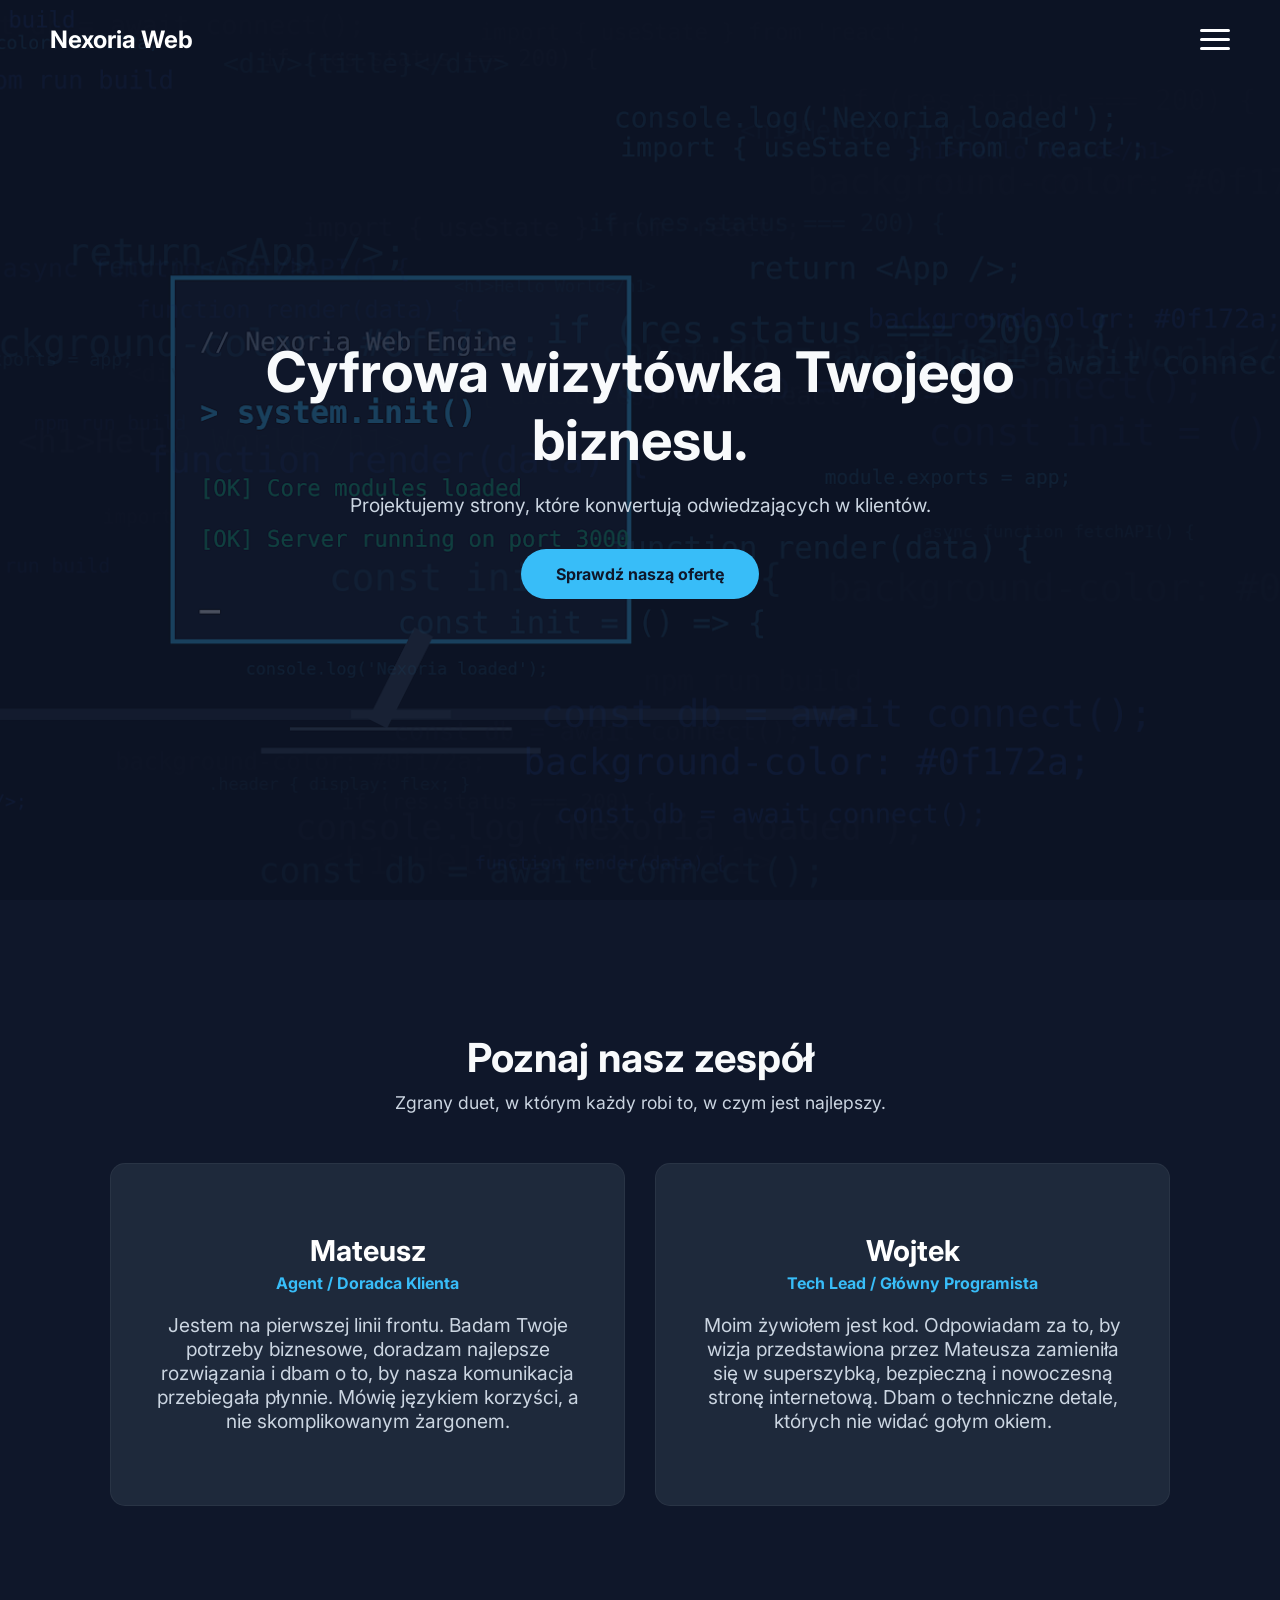
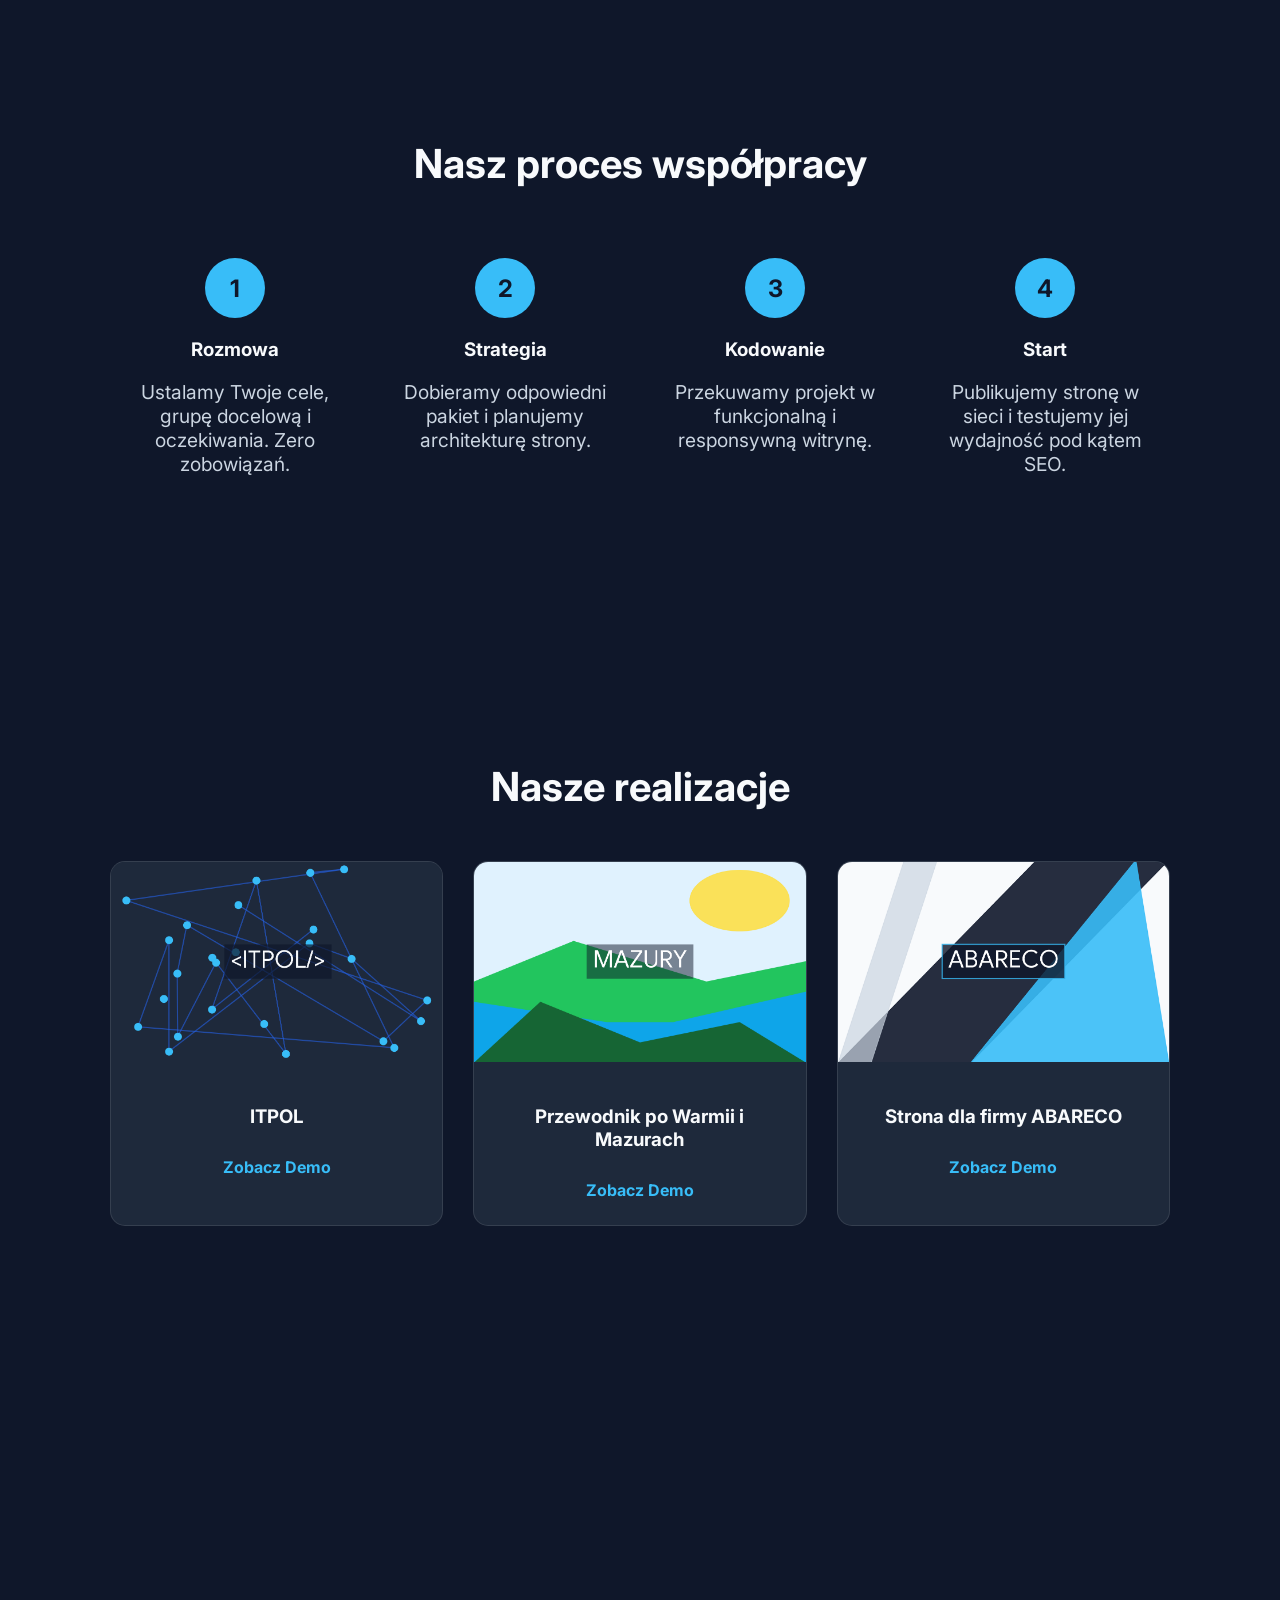
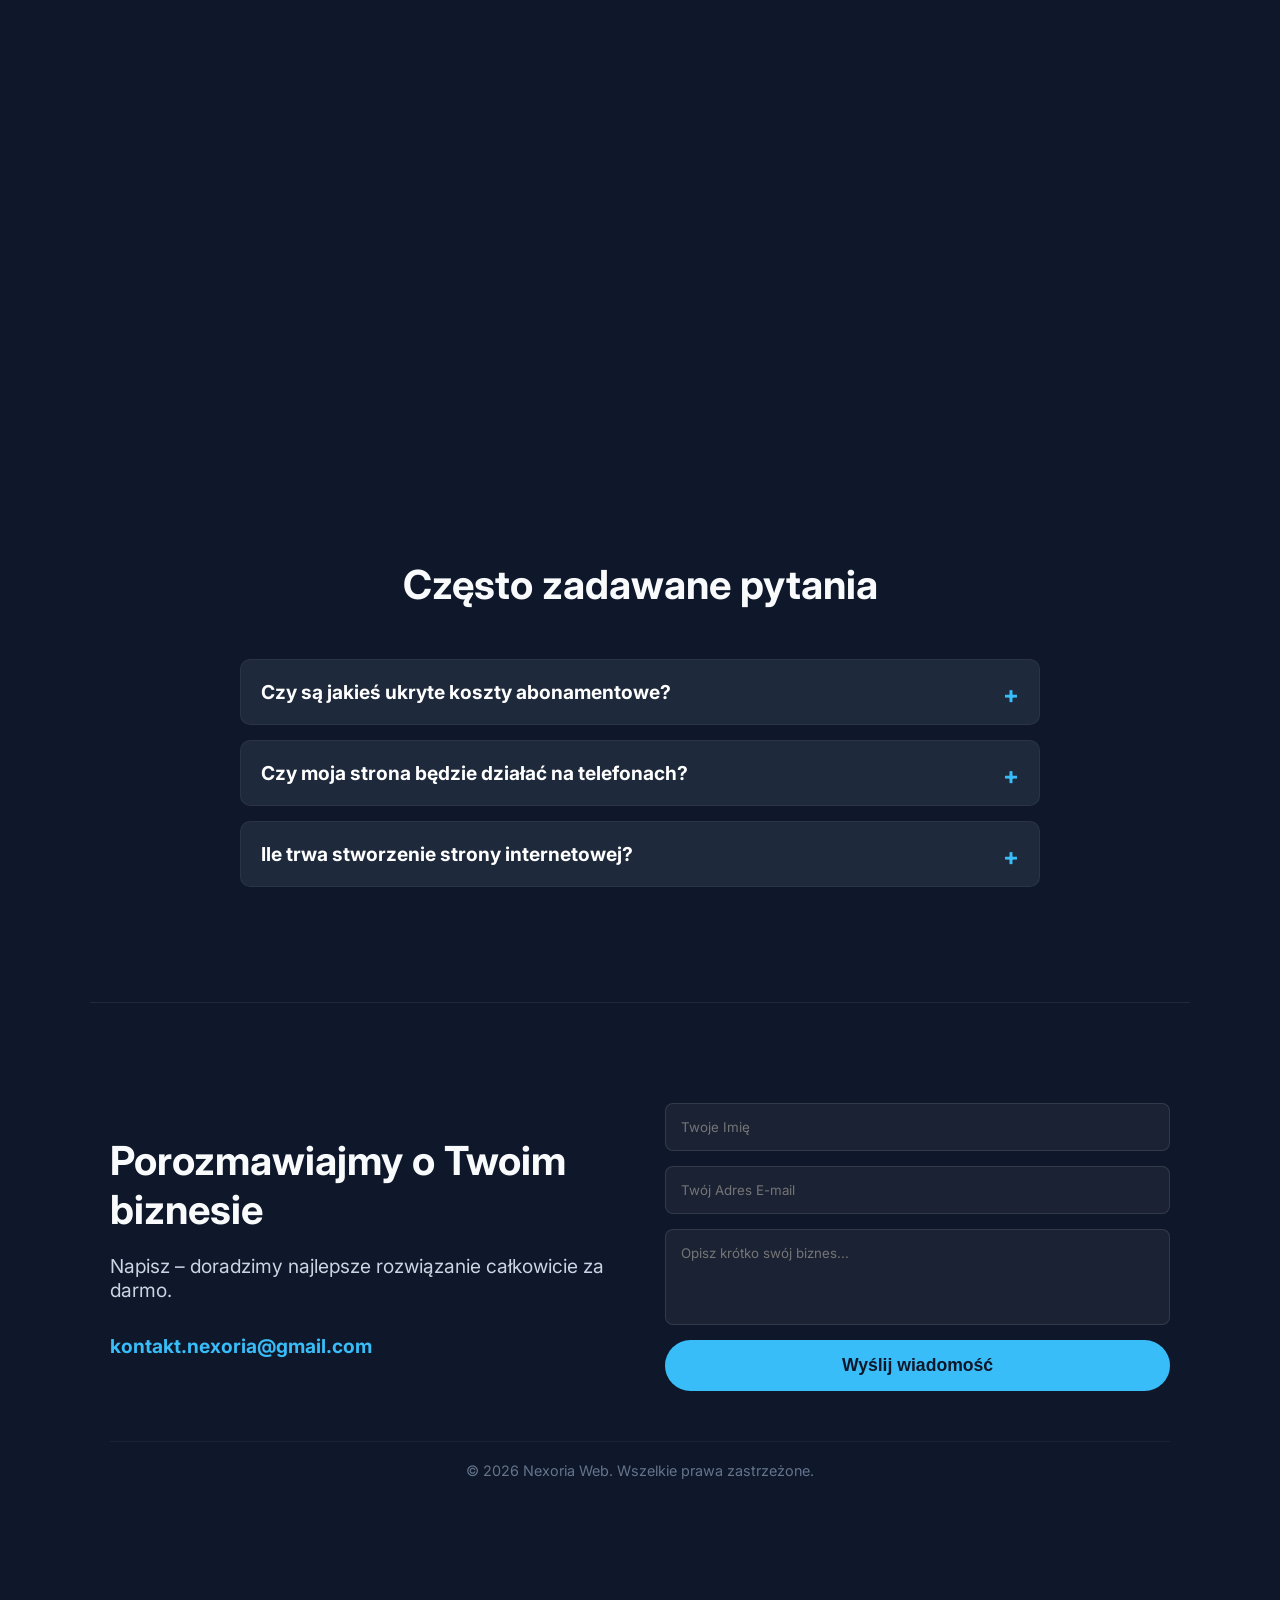
<file: index.html>
<!DOCTYPE html>
<html lang="pl">
<head>
    <meta charset="UTF-8">
    <meta name="viewport" content="width=device-width, initial-scale=1.0">
    <link href="https://fonts.googleapis.com/css2?family=Inter:wght@300;400;700&display=swap" rel="stylesheet">
    <link rel="stylesheet" href="style.css?v=0.3">
    <title>Nexoria Web | Profesjonalne Strony WWW</title>
    <meta name="description" content="Nexoria Web tworzy nowoczesne, responsywne i skuteczne strony internetowe dla firm. Zwiększ widoczność swojej marki dzięki profesjonalnej stronie WWW.">
</head>
<body>
    <nav id="navbar">
        <a href="#header" class="logo">Nexoria Web</a>
        
        <div class="hamburger" id="hamburger">
            <span></span>
            <span></span>
            <span></span>
        </div>

        <menu id="nav-menu">
            <ul>
                <li><a href="#header" class="nav-link">Start</a></li>
                <li><a href="#o-nas" class="nav-link">O nas</a></li>
                <li><a href="#proces" class="nav-link">Proces</a></li>
                <li><a href="#realizacje" class="nav-link">Realizacje</a></li>
                <li><a href="#cennik" class="nav-link">Oferta</a></li>
                <li><a href="#kontakt" class="nav-link">Kontakt</a></li>
            </ul>
        </menu>
    </nav>

    <header id="header">
        <div class="tint"></div>
        <div class="header-content fade-in">
            <h1>Cyfrowa wizytówka Twojego biznesu.</h1>
            <p>Projektujemy strony, które konwertują odwiedzających w klientów.</p>
            <a href="#cennik" class="cta-button">Sprawdź naszą ofertę</a>
        </div>
    </header>

    <section id="o-nas" class="section">
        <h2 class="fade-in">Poznaj nasz zespół</h2>
        <p class="section-subtitle fade-in">Zgrany duet, w którym każdy robi to, w czym jest najlepszy.</p>
        <div class="team-grid">
            <div class="team-card fade-in">
                <h3>Mateusz</h3>
                <span class="role">Agent / Doradca Klienta</span>
                <p>Jestem na pierwszej linii frontu. Badam Twoje potrzeby biznesowe, doradzam najlepsze rozwiązania i dbam o to, by nasza komunikacja przebiegała płynnie. Mówię językiem korzyści, a nie skomplikowanym żargonem.</p>
            </div>
            <div class="team-card fade-in" style="transition-delay: 0.2s;">
                <h3>Wojtek</h3>
                <span class="role">Tech Lead / Główny Programista</span>
                <p>Moim żywiołem jest kod. Odpowiadam za to, by wizja przedstawiona przez Mateusza zamieniła się w superszybką, bezpieczną i nowoczesną stronę internetową. Dbam o techniczne detale, których nie widać gołym okiem.</p>
            </div>
        </div>
    </section>

    <section id="proces" class="section process-bg">
        <h2 class="fade-in">Nasz proces współpracy</h2>
        <div class="process-grid">
            <div class="process-step fade-in">
                <div class="step-number">1</div>
                <h3>Rozmowa</h3>
                <p>Ustalamy Twoje cele, grupę docelową i oczekiwania. Zero zobowiązań.</p>
            </div>
            <div class="process-step fade-in" style="transition-delay: 0.2s;">
                <div class="step-number">2</div>
                <h3>Strategia</h3>
                <p>Dobieramy odpowiedni pakiet i planujemy architekturę strony.</p>
            </div>
            <div class="process-step fade-in" style="transition-delay: 0.4s;">
                <div class="step-number">3</div>
                <h3>Kodowanie</h3>
                <p>Przekuwamy projekt w funkcjonalną i responsywną witrynę.</p>
            </div>
            <div class="process-step fade-in" style="transition-delay: 0.6s;">
                <div class="step-number">4</div>
                <h3>Start</h3>
                <p>Publikujemy stronę w sieci i testujemy jej wydajność pod kątem SEO.</p>
            </div>
        </div>
    </section>

    <section id="realizacje" class="section">
        <h2 class="fade-in">Nasze realizacje</h2>
        <div class="portfolio-grid">
            <div class="portfolio-card fade-in">
                <div class="img-placeholder"><img src="projekty/itpol.png" alt="ITPOL"></div>
                <div class="portfolio-info">
                    <h3>ITPOL</h3>
                    <a href="demo_itpol/index.html" target="_blank" class="demo-link">Zobacz Demo</a>
                </div>
            </div>
            <div class="portfolio-card fade-in" style="transition-delay: 0.2s;">
                <div class="img-placeholder"><img src="projekty/mazury.png" alt="Przewodnik po Warmii i Mazurach"></div>
                <div class="portfolio-info">
                    <h3>Przewodnik po Warmii i Mazurach</h3>
                    <a href="demo_mazury/index.html" target="_blank" class="demo-link">Zobacz Demo</a>
                </div>
            </div>
            <div class="portfolio-card fade-in" style="transition-delay: 0.4s;">
                <div class="img-placeholder"><img src="projekty/abareco.png" alt="Strona dla firmy ABARECO"></div>
                <div class="portfolio-info">
                    <h3>Strona dla firmy ABARECO</h3>
                    <a href="demo_abareco/index.html" target="_blank" class="demo-link">Zobacz Demo</a>
                </div>
            </div>
        </div>
    </section>

    <section id="cennik" class="section">
        <h2 class="fade-in">Pakiety Wdrożeniowe</h2>
        <div class="price-grid">
            <div class="price-card fade-in">
                <h3>Start</h3>
                <span class="price">500 PLN</span>
                <p>Idealne dla rzemiosła i małych usług (Strona typu One-Page).</p>
                <a href="pakiet-start.html" target="_blank" class="cta-button" style="padding: 10px 20px; font-size: 0.9rem; margin-top: 15px;">Zobacz pokazową stronę</a>
            </div>
            <div class="price-card active fade-in" style="transition-delay: 0.2s;">
                <h3>Standard</h3>
                <span class="price">1000 PLN</span>
                <p>Multi-page, responsywność i zaawansowane SEO dla firm.</p>
                <a href="pakiet-standard.html" target="_blank" class="cta-button" style="padding: 10px 20px; font-size: 0.9rem; margin-top: 15px;">Zobacz pokazową stronę</a>
            </div>
            <div class="price-card fade-in" style="transition-delay: 0.4s;">
                <h3>Premium</h3>
                <span class="price">2000 PLN</span>
                <p>Nowoczesne animacje, CMS i pełna personalizacja.</p>
                <a href="pakiet-premium.html" target="_blank" class="cta-button" style="padding: 10px 20px; font-size: 0.9rem; margin-top: 15px;">Zobacz pokazową stronę</a>
            </div>
        </div>
    </section>

    <section id="faq" class="section">
        <h2 class="fade-in">Często zadawane pytania</h2>
        <div class="faq-container fade-in">
            <details>
                <summary>Czy są jakieś ukryte koszty abonamentowe?</summary>
                <p>Nie. Płacisz nam raz za wykonanie projektu. Jedyne koszty stałe to coroczne odnowienie Twojej własnej domeny oraz hostingu (zazwyczaj to kwoty rzędu 100-200 zł rocznie, które opłacasz u dostawcy).</p>
            </details>
            <details>
                <summary>Czy moja strona będzie działać na telefonach?</summary>
                <p>Tak, w dzisiejszych czasach to absolutny standard. Każda nasza strona jest w 100% responsywna i wygląda świetnie zarówno na smartfonach, jak i na dużych monitorach.</p>
            </details>
            <details>
                <summary>Ile trwa stworzenie strony internetowej?</summary>
                <p>Zazwyczaj proces od pierwszego kontaktu do uruchomienia strony w sieci zamykamy w przedziale od 7 do 14 dni, w zależności od tego, jak szybko dostarczysz nam materiały tekstowe i zdjęcia.</p>
            </details>
        </div>
    </section>

    <footer id="kontakt" class="section fade-in">
        <div class="footer-grid">
            <div class="contact-info">
                <h2>Porozmawiajmy o Twoim biznesie</h2>
                <p>Napisz – doradzimy najlepsze rozwiązanie całkowicie za darmo.</p>
                <strong><a href="mailto:kontakt.nexoria@gmail.com">kontakt.nexoria@gmail.com</a></strong>
            </div>
            <div class="contact-form">
                <form action="https://formspree.io/f/mlgypado" method="POST">
                    <input type="text" name="name" placeholder="Twoje Imię" required>
                    <input type="email" name="email" placeholder="Twój Adres E-mail" required>
                    <textarea name="message" rows="4" placeholder="Opisz krótko swój biznes..." required></textarea>
                    <button type="submit" class="cta-button form-btn">Wyślij wiadomość</button>
                </form>
            </div>
        </div>
        <p class="copyright">&copy; 2026 Nexoria Web. Wszelkie prawa zastrzeżone.</p>
    </footer>

    <script src="script.js"></script>
</body>
</html>
</file>
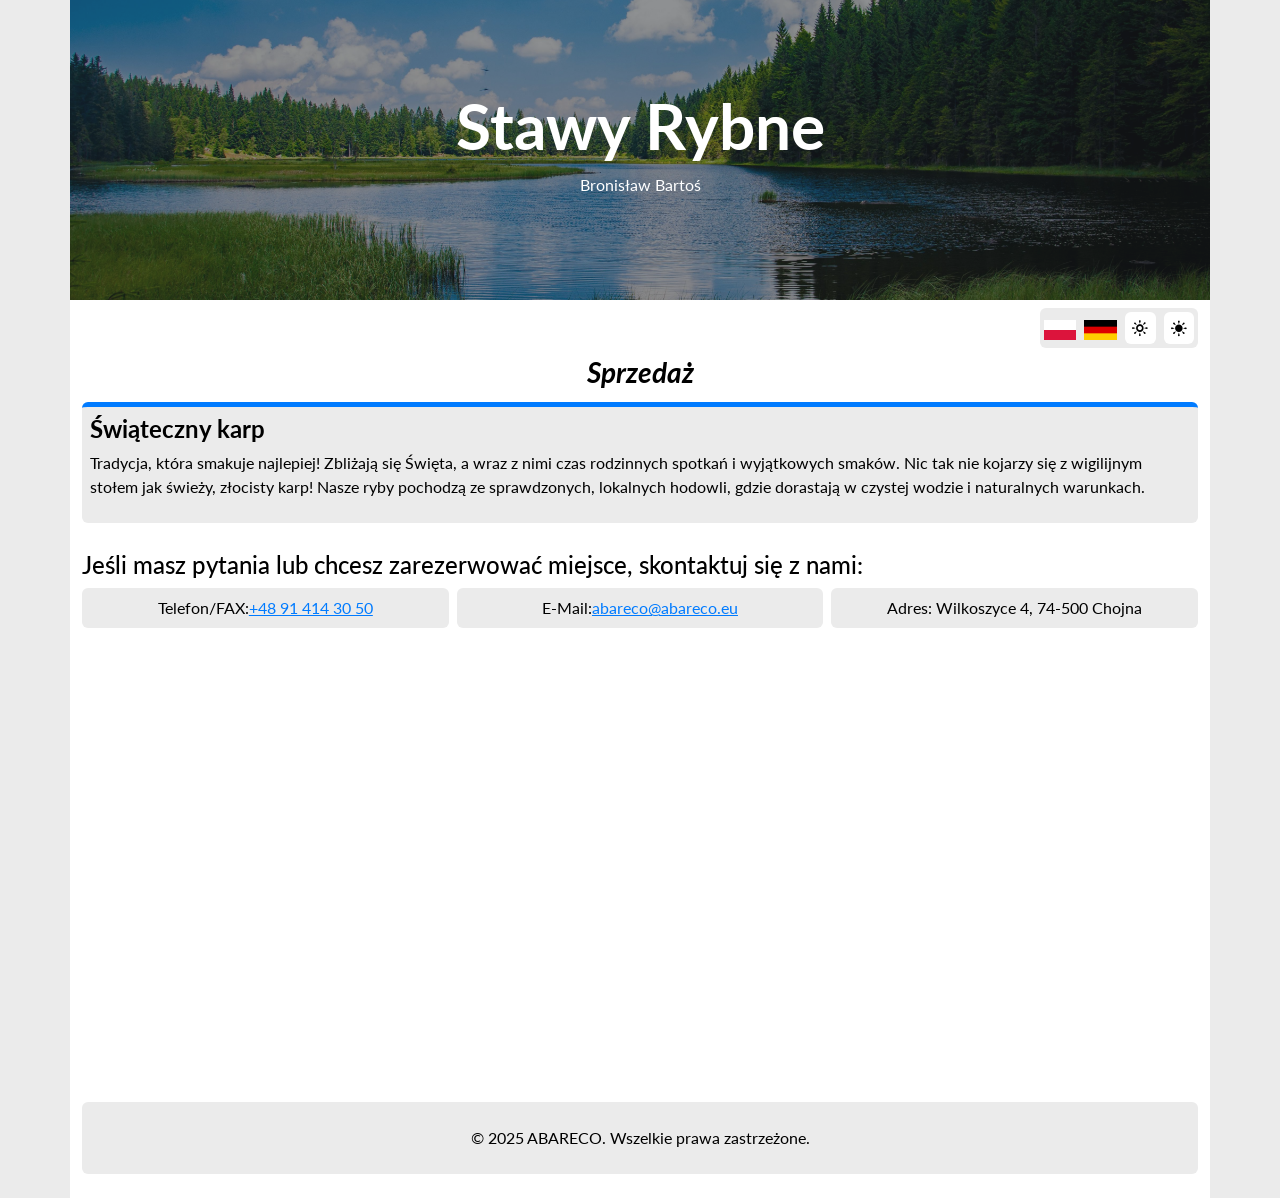
<file: demo_abareco/index.html>
<!DOCTYPE html>
<html lang="pl">
<head>
    <meta charset="UTF-8">
    <meta name="viewport" content="width=device-width, initial-scale=1.0">
    <link href="https://cdn.jsdelivr.net/npm/bootstrap@5.3.7/dist/css/bootstrap.min.css" rel="stylesheet" integrity="sha384-LN+7fdVzj6u52u30Kp6M/trliBMCMKTyK833zpbD+pXdCLuTusPj697FH4R/5mcr" crossorigin="anonymous">
    <link rel="stylesheet" href="style.css">
    <link rel="stylesheet" href="fontello/css/fontello.css">
    <title>ABARECO</title>
</head>
<body class="light-mode">
    <header class="text-center position-relative container p-0">
        <span class="z-index-0 position-absolute top-0 start-0 w-100 h-100 bg-dark opacity-50"></span>
        <img src="header.jpg" alt="Header Image" class="img-fluid object-fit-cover w-100 z-index--1" style="height: 300px;">
        <div class="position-absolute top-50 start-50 translate-middle text-white z-index-1">
            <h1 class="header-text">Stawy Rybne</h1>
            <p>Bronisław Bartoś</p>
        </div>
    </header>

    <div class="container" style="background-color: var(--bg-color);">
        <section class="settings py-2 d-flex justify-content-end align-items-center">
            <div class="settings-toolbox d-flex justify-content-end align-items-center gap-2 w-fit-content p-1 rounded" style="background-color: var(--surface-color);">
                <div class="pl" type="button" data-bs-toggle="tooltip" data-bs-placement="bottom" title="Polska wersja językowa strony" onclick="changeLanguage('pl')" ><img src="polishflag.svg" style="height: 20px;"></div>
            <div class="de" type="button" data-bs-toggle="tooltip" data-bs-placement="bottom" title="Niemiecka wersja językowa strony" onclick="changeLanguage('de')" ><img src="germanflag.svg" style="height: 20px;"></div>
<!-- 



            <div class="dropdown">
            <button class="btn btn-secondary dropdown-toggle" type="button" id="dropdownMenuButton" 
            data-bs-toggle="dropdown" aria-expanded="false">Język/Sprache</button>
            <ul class="dropdown-menu" aria-labelledby="dropdownMenuButton">
                <li><a class="dropdown-item" href="#" onclick="changeLanguage('pl')">Polski</a></li>
                <li><a class="dropdown-item" href="#" onclick="changeLanguage('de')">Deutsch</a></li>
            </ul>
        </div> -->




        <button class="light-button icon-sun p-1 border-0 rounded" style="background-color: var(--bg-color); color: var(--text-color);"></button>
        <button class="dark-button icon-sun-filled p-1 border-0 rounded" style="background-color: var(--bg-color); color: var(--text-color);"></button>
            </div>
        </section>
<!-- 
        <section class="introduction">
            <h3 class="text-center pt-4 introduction-text">Serdecznie państwa zapraszamy nad nasze stawy wędkarskie!</h3>
            <div class="row g-2">
                <div class="col-12 col-md-6">
                    <p class="p-2 rounded-2 h-100 introduction-text" style="background-color: var(--surface-color);">Zapraszamy do rodzinnego wędkowania i aktywnego wypoczynku w naszym gospodarstwie rybacko-agroturystycznym. Nasze stawy powstały w 1987 roku - 38 lat temu, wracają do działalności po 8 latach suszy. Oferujemy łowiska specjalne na stawach w Stokach oraz jeziorach: Mętno (140ha), Ostrów (86ha), Orzechów (39ha) i Czachów (18ha) - idealne miejsca dla miłośników natury i relaksu.</p>
                </div>
                <div class="col-12 col-md-6">
                    <p class="p-2 rounded-2 h-100 introduction-text" style="background-color: var(--surface-color);">Nasze gospodarstwo agroturystyczne znajduje się 3 km od Chojny, w sercu Cedyńskiego Parku Krajobrazowego. Dojazd jest łatwy - pociągiem do Chojny, dalej transportem zorganizowanym przez gospodarzy.</p>
                </div>
            </div>
        </section>

        <section class="offer">
            <p class="fs-3 fw-bolder offer-text">Oferujemy:</p>
            <ul class="d-flex flex-column gap-2 flex-wrap rounded-2 p-2 fs-5 offer-text" style="background-color: var(--surface-color);">
                <li>strzeżony parking</li>
                <li>pole namiotowe z naturalnym basenem kąpielowym</li>
                <li>ciche, spokojne miejsca do wypoczynku</li>
                <li>WC z umywalką</li>
                <li>możliwość zamówienia posiłków i napojów</li>
                <li>woda zdrojowa z własnego źródła</li>
                <li>przyjazną, wykształconą obsługę</li>
            </ul>
            <p class="fst-italic fs-4 text-center offer-text">Zapraszamy do relaksu w przyjaznej atmosferze i atrakcyjnych cenach!</p>
            <p class="fw-bolder offer-text">Co ważne, nasz chów jest w pełni ekologiczny, prowadzony na naturalnych stawach z roślinnością. Nie korzystamy z żadnych chemikaliów ani sztucznych dodatków. Nasze ryby nie są zatłoczone! Na naszych stawach w Stokach koło Chojny od ponad 38 lat gościmy wędkarzy. Oferujemy trzy wydzielone łowiska z warunkami specjalnymi, parking, pole namiotowe, basen i sanitariaty. Wędkowanie wyłączne z brzegu na spławik, grunt i spinning. Połów dostępny po wykupieniu karty wstępu, złowione ryby można wykupić według naszego cennika.</p>
        </section>

        <section class="offer-for-experienced">
            <h4 class="fw-bolder offer-for-experienced-text">Oferta dla doświadczonych wędkarzy</h4>
            <p class="offer-for-experienced-text">Pasjonatów wędkarstwa o większym doświadczeniu zapraszamy do skorzystania z wyjątkowej możliwości połowów na naszych dzierżawionych jeziorach. Oferujemy dostęp do malowniczych akwenów:</p>
            <ul class="offer-for-experienced-text">
                <li>Jezioro Mętno - 136 hektarów</li>
                <li>Jezioro Ostrów - Stoki - 86 hektarów</li>
                <li>Jezioro Czachów - 18 hektarów</li>
                <li>Jezioro Orzechów - 39 hektarów</li>
            </ul>
            <p class="fst-italic offer-for-experienced-text">Każde z jezior zapewnia doskonałe warunki do połowu oraz niezapomniane chwile w otoczeniu natury. Zapraszamy do odkrywania nowych wyzwań i czerpania radości z wędkowania na naszych łowiskach!</p>
        </section> -->

        <section class="lakes">
            <h3 class="fw-bolder fst-italic text-center lakes-text">Nasze Jeziora</h3>
            <div class="lake-list row g-2">
                <!-- <div class="col-12 col-md-6 p-1">
                <div class="lake-item p-2 rounded-2 h-100 border-top border-5 h-100 d-flex flex-column" style="background-color: var(--surface-color);">
                    <h4 class="fw-bolder lakes-text">Jezioro Mętno</h4>
                    <div class="lakes-text">
                        <p>Jezioro Mętno, o powierzchni 141 ha i maksymalnej głębokości około 4 metrów, leży w centrum Cedyńskiego Parku Krajobrazowego, zaledwie 3 km od Chojny. Otoczone lasami, z ograniczonym dostępem do brzegu,wędkowanie odbywa się głównie z łodzi i pontonów.</p>
                        <p>W jeziorze można złowić m.in. szczupaki, liny, sandacze, węgorze, karpie, karasie, leszcze i sumy. To jedno z najlepiej zarybionych jezior w województwie zachodniopomorskim.</p>
                        <p>Nad jeziorem znajduje się parking, a latem organizowane są tu spinningowe zawody wędkarskie. Przed przyjazdem warto sprawdzić aktualne zasady połowów i wymagane zezwolenia.</p>
                    </div>
                    <img src="header.jpg" alt="Jezioro Mętno" class="img-fluid w-100 mt-auto rounded-2">
                </div>
                </div>
                <div class="col-12 col-md-6 p-1">
                <div class="lake-item p-2 rounded-2 h-100 border-top border-5 h-100 d-flex flex-column" style="background-color: var(--surface-color);">
                    <h4 class="fw-bolder lakes-text">Jezioro Ostrów</h4>
                    <div class="lakes-text">
                        <p>Jezioro Ostrów ma powierzchnię 86 ha i maksymalną głębokość 11 m, ze średnią około 5 m. Znajduje się w Cedyńskim Parku Narodowym, 10 km od przejścia granicznego w Krajniku Dolnym.</p>
                        <p>Można tu łowić szczupaki, sumy, karpie, karasie złociste, okonie, węgorze, liny i inne ryby karpiowate. Połowy odbywają się z brzegu (pomostów), łodzi i pontonów.</p>
                        <p>Nad jeziorem jest duże pole biwakowe i parking na około 1 ha, plaża kąpielowa oraz możliwość wypożyczenia łodzi wędkarskich. To idealne miejsce na rodzinny wypoczynek także ze zwierzakiem.</p>
                    </div>
                    <img src="header.jpg" alt="Jezioro Mętno" class="img-fluid w-100 mt-auto rounded-2">
                </div>
                </div>
                <div class="col-12 col-md-6 p-1">
                <div class="lake-item p-2 rounded-2 h-100 border-top border-5 h-100 d-flex flex-column" style="background-color: var(--surface-color);">
                    <h4 class="fw-bolder lakes-text">Jezioro Czachów</h4>
                    <div class="lakes-text">
                        <p>Jezioro Czachów o powierzchni 18 ha i maksymalnej głębokości 11 m, położone jest 1 km od jeziora Orzechów. Dojazd od szosy Chojna - Cedynia - Osinów Dolny wynosi 0,5 km.</p>
                        <p>Można tu łowić szczupaki, sumy, węgorze, okonie, leszcze, liny, karpie i inne ryby karpiowate. Jezioro oferuje około 50 stanowisk wędkarskich z brzegu oraz możliwość połowu z łodzi.</p>
                        <p>Nad jeziorem znajduje się pole biwakowe, parking i naturalne kąpielisko. Od wiosny do jesieni organizujemy zawody wędkarskie, a teren jest idealny na rodzinny wypoczynek w namiotach i kampingach.</p>
                    </div>
                    <img src="header.jpg" alt="Jezioro Mętno" class="img-fluid w-100 mt-auto rounded-2">
                    </div>
                    </div>
                <div class="col-12 col-md-6 p-1">
                    <div class="lake-item p-2 rounded-2 h-100 border-top border-5 h-100 d-flex flex-column" style="background-color: var(--surface-color);">
                    <h4 class="fw-bolder lakes-text">Jezioro Orzechów</h4>
                    <div class="lakes-text">
                        <p>Jezioro Orzechów ma powierzchnię 42 ha, maksymalną głębokość 22 m i średnią 6 m. Położone jest 12 km od przejścia granicznego w Osinowie Dolnym oraz 6 km od Cedyni.</p>
                        <p>W jeziorze można złowić szczupaki, okonie, liny, węgorze, sandacze, leszcze, karpie, karasie złociste i inne ryby karpiowate. Połowy prowadzone są z brzegów, nielicznych pomostów oraz ze środków pływających, z możliwością wypożyczenia łodzi.</p>
                        <p>Od strony wschodniej znajduje się duży parking z ogrodzonym polem namiotowym o powierzchni 1,4 ha, a także urządzone kąpielisko z plażą. W sezonie letnim odbywają się tu spinningowe zawody wędkarskie organizowane przez krajowe i zagraniczne koła wędkarskie.</p>
                    </div>
                    <img src="header.jpg" alt="Jezioro Mętno" class="img-fluid w-100 mt-auto rounded-2">
                </div>
                </div> -->
                <div class="col-12 p-1">
                    <div class="lake-item p-2 rounded-2 h-100 border-top border-5 h-100 d-flex flex-column" style="background-color: var(--surface-color);">
                        <h4 class="fw-bolder lakes-text">Świąteczny karp</h4>
                        <div class="lakes-text">
                            <p>Tradycja, która smakuje najlepiej! Zbliżają się Święta, a wraz z nimi czas rodzinnych spotkań i wyjątkowych smaków. Nic tak nie kojarzy się z wigilijnym stołem jak świeży, złocisty karp! Nasze ryby pochodzą ze sprawdzonych, lokalnych hodowli, gdzie dorastają w czystej wodzie i naturalnych warunkach.</p>
                            </div>
            </div>
        </section>

        <section class="fish-info">
<!--             <p class="fst-italic fish-info-text">W powyższych jeziorach można złowić imponujące ryby, takie jak szczupaki, okonie, leszcze, sandacze, węgorze, sumy oraz liczne, mniejsze gatunki płociowatych. W sezonie letnim gospodarze nad jeziorami Ostrów i Orzechów udostępniają komfortowe pola do wypoczynku z przyczepami kempingowymi i namiotami, tworząc idealne warunki na relaks w otoczeniu natury.</p>
            <h3 class="fish-info-text">Sprzedajemy naturalnie hodowane ryby handlowe hodowane bez użycia żadnych chemikaliów - Karpie</h3> -->
            <h4 class="pt-4 fish-info-text">Jeśli masz pytania lub chcesz zarezerwować miejsce, skontaktuj się z nami:</h4>
        </section>

        <section class="contact row g-2">
            <div class="col-12 col-md-4">
                <p class="text-center h-100 d-flex align-items-center justify-content-center rounded-2 contact-text" style="background-color: var(--surface-color);">Telefon/FAX: <a href="tel:+48914143050">+48 91 414 30 50</a></p>
            </div>
            <div class="col-12 col-md-4">
                <p class="text-center h-100 d-flex align-items-center justify-content-center rounded-2 contact-text" style="background-color: var(--surface-color);">E-Mail:<a href="mailto:abareco@abareco.eu">abareco@abareco.eu</a></p>
            </div>
            <div class="col-12 col-md-4">
                <p class="text-center h-100 d-flex align-items-center justify-content-center rounded-2 contact-text" style="background-color: var(--surface-color);">Adres: Wilkoszyce 4, 74-500 Chojna</p>
            </div>
        </section>
        <section class="mapa row m-2">
            <iframe src="https://www.google.com/maps/embed?pb=!1m17!1m12!1m3!1d2403.4832279813268!2d14.368618!3d52.95772100000001!2m3!1f0!2f0!3f0!3m2!1i1024!2i768!4f13.1!3m2!1m1!2zNTLCsDU3JzI3LjgiTiAxNMKwMjInMDcuMCJF!5e0!3m2!1spl!2spl!4v1767218951587!5m2!1spl!2spl" width="600" height="450" style="border:0;" allowfullscreen="" loading="lazy" referrerpolicy="no-referrer-when-downgrade"></iframe>
        </section>
        <footer class="py-2">
            <p class="text-center py-4 rounded-2" style="background-color: var(--surface-color);">&copy; 2025 ABARECO. Wszelkie prawa zastrzeżone.</p>
        </footer>
    </div>
    <script src="theme.js"></script>
    <script src="translation.js"></script>
    <script src="https://cdn.jsdelivr.net/npm/@popperjs/core@2.11.8/dist/umd/popper.min.js" integrity="sha384-I7E8VVD/ismYTF4hNIPjVp/Zjvgyol6VFvRkX/vR+Vc4jQkC+hVqc2pM8ODewa9r" crossorigin="anonymous"></script>
    <script src="https://cdn.jsdelivr.net/npm/bootstrap@5.3.7/dist/js/bootstrap.min.js" integrity="sha384-7qAoOXltbVP82dhxHAUje59V5r2YsVfBafyUDxEdApLPmcdhBPg1DKg1ERo0BZlK" crossorigin="anonymous"></script>
</body>

</html>
</file>
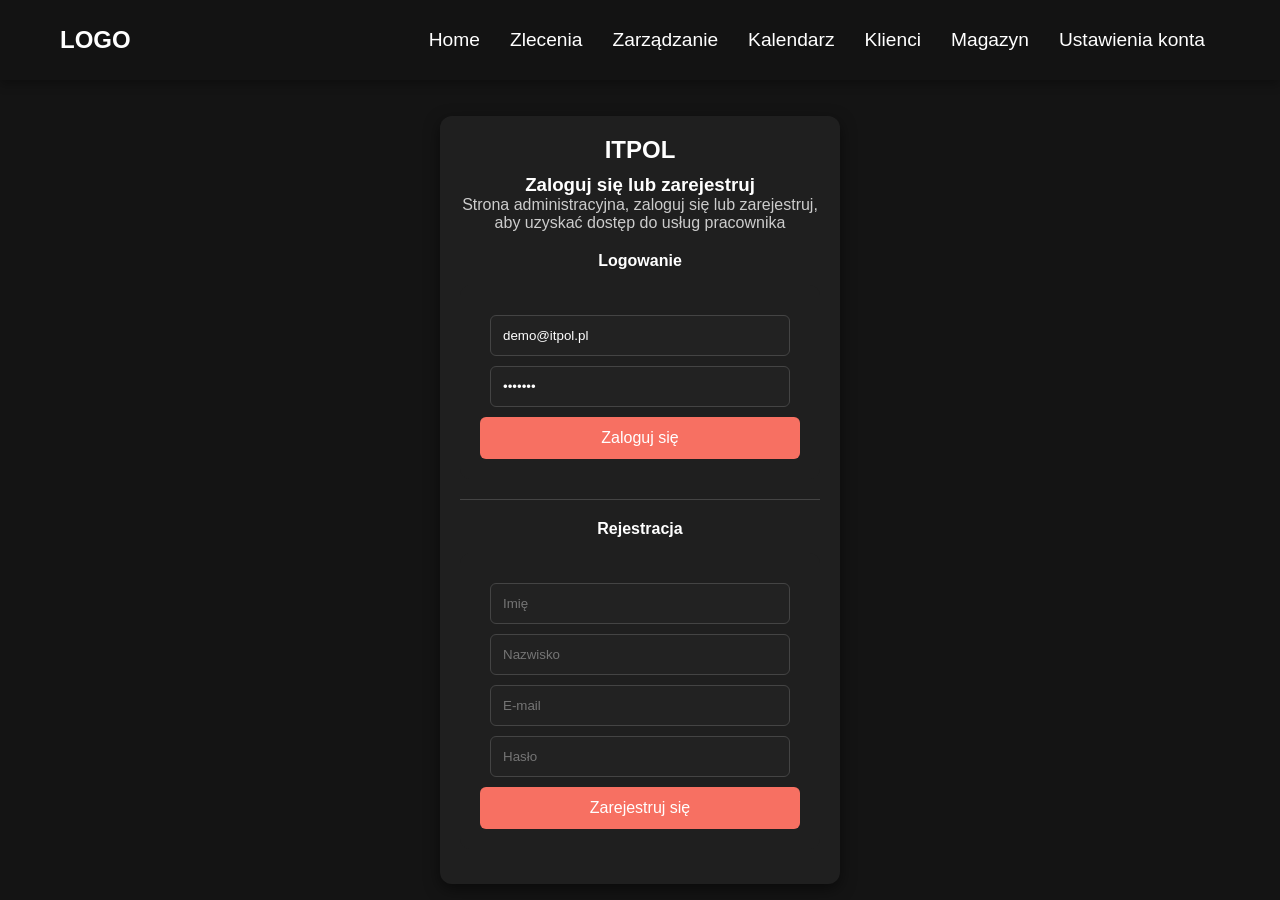
<file: demo_itpol/index.html>
<!DOCTYPE html>
<html lang="pl">
<head>
    <meta charset="UTF-8">
    <meta name="viewport" content="width=device-width, initial-scale=1.0">
    <title>ITPOL - Logowanie (Demo)</title>
    <link rel="stylesheet" href="style.css">
</head>
<body>
    <!-- Nawigacja zgodna z Twoim CSS -->
    <nav class="navbar">
        <div class="navbar__container">
            <a href="index.html" id="navbar__logo" style="text-decoration: none; color: white; font-size: 1.5rem; font-weight: bold;">
    LOGO
</a>
            
            <div class="navbar__toggle" id="mobile-menu">
                <span class="bar"></span>
                <span class="bar"></span>
                <span class="bar"></span>
            </div>
            
            <!-- Klasa "slide-out-menu" dodana dla kompatybilności z Twoim app.js -->
            <ul class="navbar__menu slide-out-menu">
                <li class="navbar__item"><a href="home.html" class="navbar__links">Home</a></li>
                <li class="navbar__item"><a href="zlecenia.html" class="navbar__links">Zlecenia</a></li>
                <li class="navbar__item"><a href="zarzadzanie.html" class="navbar__links">Zarządzanie</a></li>
                <li class="navbar__item"><a href="kalendarz.html" class="navbar__links">Kalendarz</a></li>
                <li class="navbar__item"><a href="klienci.html" class="navbar__links">Klienci</a></li>
                <li class="navbar__item"><a href="magazyn.html" class="navbar__links">Magazyn</a></li>
                <li class="navbar__item"><a href="ustawieniakonta.html" class="navbar__links">Ustawienia konta</a></li>
            </ul>
        </div>
    </nav>

    <!-- Kontener zgodny z Twoim CSS -->
    <div class="main">
        <div class="main__container">
            <div class="main__content">
                <h2>ITPOL</h2>
                <h3>Zaloguj się lub zarejestruj</h3>
                <p>Strona administracyjna, zaloguj się lub zarejestruj, aby uzyskać dostęp do usług pracownika</p>
                
                <h4>Logowanie</h4>
                <form id="demo-login-form">
                    <input type="email" placeholder="E-mail" value="demo@itpol.pl" required>
                    <input type="password" placeholder="Hasło" value="demo123" required>
                    <button type="submit">Zaloguj się</button>
                </form>

                <hr style="border: 0; border-top: 1px solid #444; margin: 20px 0;">

                <h4>Rejestracja</h4>
                <form id="demo-register-form">
                    <input type="text" placeholder="Imię" required>
                    <input type="text" placeholder="Nazwisko" required>
                    <input type="email" placeholder="E-mail" required>
                    <input type="password" placeholder="Hasło" required>
                    <button type="button" onclick="alert('Wersja Demo: Rejestracja wyłączona.')">Zarejestruj się</button>
                </form>
            </div>
        </div>
    </div>

    <!-- Pamiętaj, aby plik app.js (ten od menu) był dołączony -->
    <script src="menu.js"></script>
    <script>
        // Ominięcie logowania
        document.getElementById('demo-login-form').addEventListener('submit', function(e) {
            e.preventDefault(); 
            window.location.href = 'home.html'; 
        });
    </script>
</body>
</html>
</file>
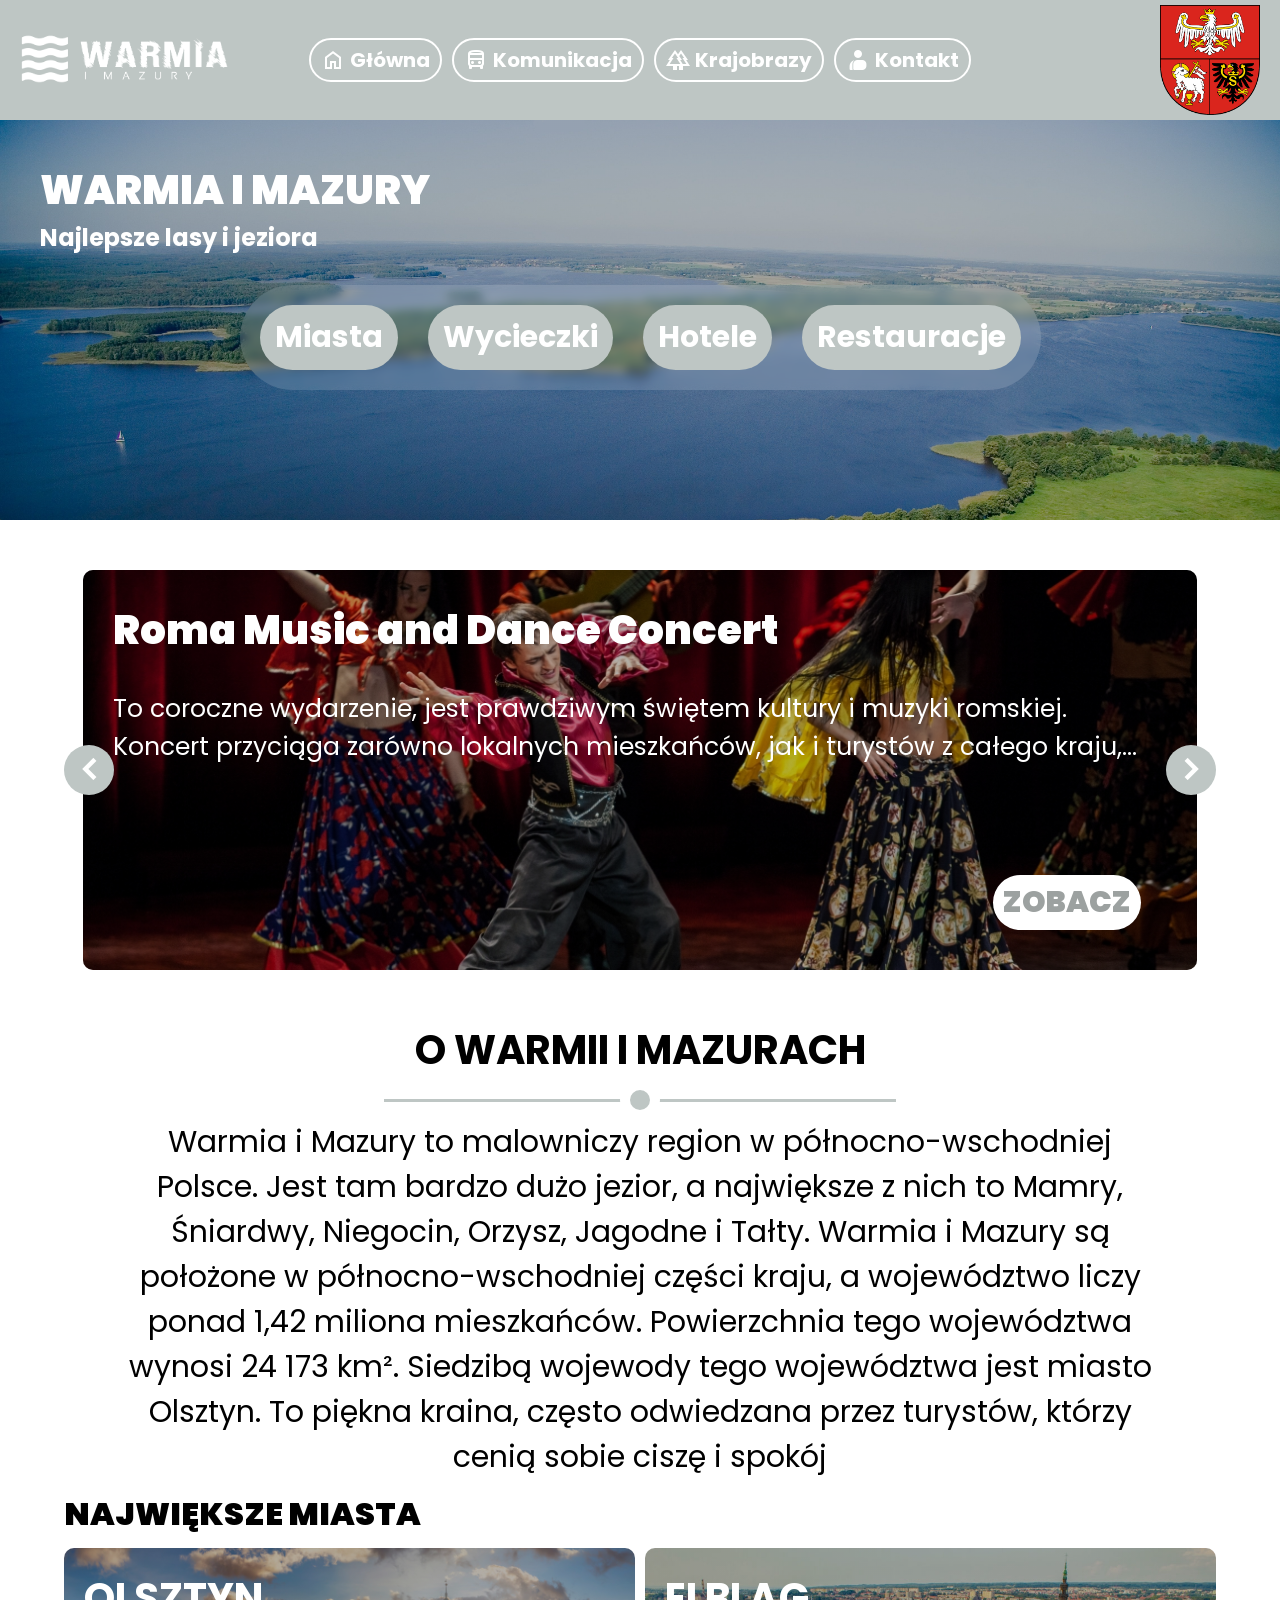
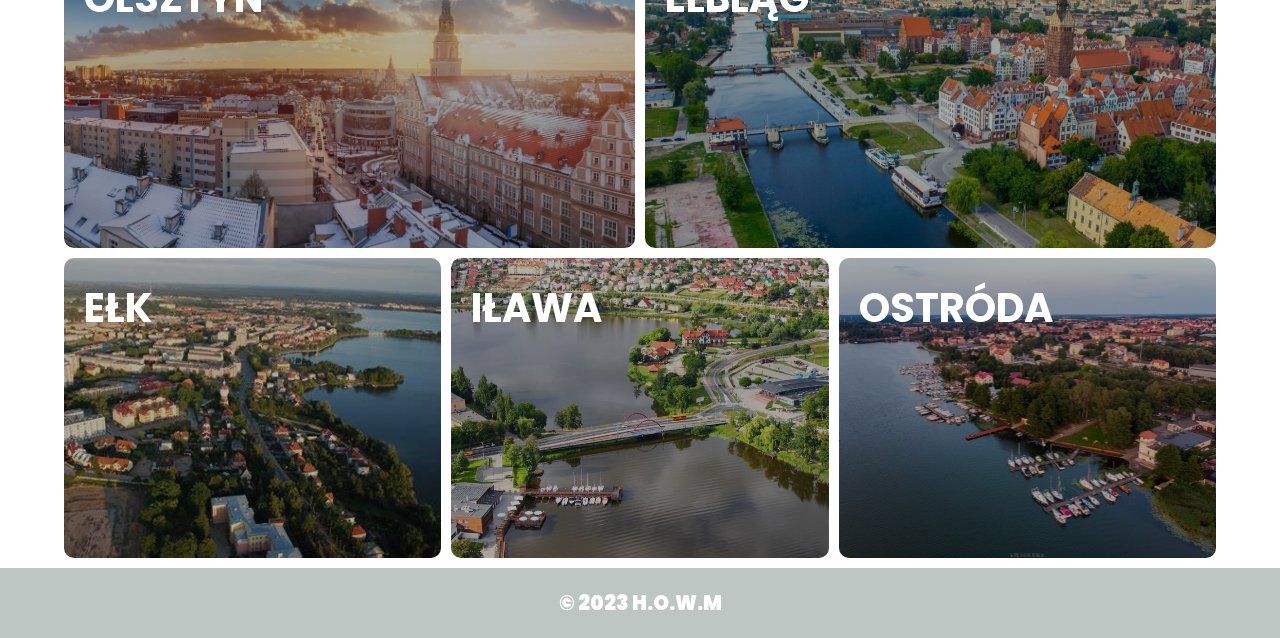
<file: demo_mazury/index.html>
<!DOCTYPE html>
<html lang="pl">
<head>
    <meta charset="UTF-8">
    <meta name="viewport" content="width=device-width, initial-scale=1.0">
    <title>Warmia i Mazury</title>
    <link rel="stylesheet" href="style.css">
    <link rel="shortcut icon" href="img/assets/herb.png" type="image/x-icon">
    <link rel="stylesheet" href="https://fonts.googleapis.com/css2?family=Material+Symbols+Outlined:opsz,wght,FILL,GRAD@20..48,100..700,0..1,-50..200" />
    <link rel="preconnect" href="https://fonts.googleapis.com">
    <link rel="preconnect" href="https://fonts.gstatic.com" crossorigin>
    <link href="https://fonts.googleapis.com/css2?family=Poppins:ital,wght@0,100;0,200;0,300;0,400;0,500;0,600;0,700;0,800;0,900;1,100;1,200;1,300;1,400;1,500;1,600;1,700;1,800;1,900&display=swap" rel="stylesheet">
    <script src="menu.js"></script>
</head>
<body>
    <div class="full-site-wrapper">
        
        <nav>
            <img  class="nav-logo" src="img/assets/logo.png" alt="">
            <div data-type="hidden" class="nav-wrapper">
            
            <ul>
                <li><a data-type="inactive" href="index.html"><span class="material-symbols-outlined">home</span><p>Główna</p></a></li>
                <li><a data-type="inactive" href="#"><span class="material-symbols-outlined">directions_bus</span><p>Komunikacja</p></a></li>
                <li><a data-type="inactive" href="#"><span class="material-symbols-outlined">forest</span><p>Krajobrazy</p></a></li>
                <li><a data-type="inactive" href="#"><span class="material-symbols-outlined">contacts_product</span><p>Kontakt</p></a></li>
                </ul>
        </div>
        <img class="herb" src="img/assets/herb.png" alt="Herb Warmińsko Mazurski">
        <button onclick="menu()" class="menu-button"><span class="material-symbols-outlined" id="menu_icon">menu</span></button>
        </nav>
        <header>
            <div class="header-titles">
            <h1>WARMIA I MAZURY</h1>
            <h2>Najlepsze lasy i jeziora</h2>
            </div>
                <ul class="header-shortcuts">
                    <a href="#"><li>Miasta</li></a>
                    <a href="#"><li>Wycieczki</li></a>
                    <a href="#"><li>Hotele</li></a>
                    <a href="#"><li>Restauracje</li></a>
                </ul>
        </header>
        <main>
    <div class="atraction-wrapper">
        <div class="atarctions-box">
                <button class="navigate_before" onclick="atraction_scroll_left()"><span class="material-symbols-outlined">navigate_before</span></button>
                <div class="atractions-details-wrapper" id="attraction_Wrapper">

                <div id="attraction0" class="atractions-details">
                    <img src="img/events/2.jpg" alt="">
                    <h1>Roma Music and Dance Concert</h1>
                    <p>To coroczne wydarzenie, jest prawdziwym świętem kultury i muzyki romskiej. Koncert przyciąga zarówno lokalnych mieszkańców, jak i turystów z całego kraju, którzy przyjeżdżają, aby doświadczyć unikalnej atmosfery i cieszyć się autentycznymi występami muzycznymi i tanecznymi.</p>
                    <a href="#" class="check-atraction">ZOBACZ</a>
                </div>
                <div id="attraction1" class="atractions-details">
                    <img src="img/events/3.jpg" alt="">
                    <h1>Mrągowo Country Picnic</h1>
                    <p>Festiwal przyciąga miłośników muzyki country, westernów i Dzikiego Zachodu z całego świata. Wydarzenie to jest znane z swojej przyjaznej atmosfery, różnorodności muzycznej i licznych atrakcji, takich jak pokazy rodeo, konkursy strzeleckie i jazda konna.</p>
                    <a href="#" class="check-atraction">ZOBACZ</a>
                </div>
                <div id="attraction2" class="atractions-details">
                    <img src="img/events/4.jpg" alt="">
                    <h1>Ostróda Reggae Festival</h1>
                    <p>To jest jedno z najważniejszych wydarzeń muzycznych na Warmii i Mazurach, które odbyło się w sierpniu 2024 roku.Festiwal przyciąga miłośników muzyki reggae z całego świata, oferując im możliwość zobaczenia na żywo niektórych z największych gwiazd gatunku.\nOprócz koncertów, festiwal oferuje również warsztaty muzyczne, dyskusje panelowe i szereg innych atrakcji.</p>
                    <a href="#" class="check-atraction">ZOBACZ</a>
                </div>
                </div>
                <button class="navigate_next" onclick="atraction_scroll_right()"><span class="material-symbols-outlined">navigate_next</span></button>
            </div>
        </div>
        <div class="description-city">
                <h2>O Warmii i Mazurach</h2>
                <div class="desc-separator"><hr></div>
                <p>Warmia i Mazury to malowniczy region w północno-wschodniej Polsce. Jest tam bardzo dużo jezior, a największe z nich to Mamry, Śniardwy, Niegocin, Orzysz, Jagodne i Tałty. Warmia i Mazury są położone w północno-wschodniej części kraju, a województwo liczy ponad 1,42 miliona mieszkańców. Powierzchnia tego województwa wynosi 24 173 km². Siedzibą wojewody tego województwa jest miasto Olsztyn. To piękna kraina, często odwiedzana przez turystów, którzy cenią sobie ciszę i spokój</p>
                </div>
        <div class="cities-main-grid">
            <h1>Największe miasta</h1>
            <div class="cities-top">

                <a href="#">
                <div class="grid-city" style="background-image:linear-gradient(rgba(0,0,0,0.3), rgba(0,0,0,0.3)),url('img/assets/cities/1.jpg');">
                <h1>OLSZTYN</h1>
                <span class="grid-city-vintage"></span>
                </div>
                </a>

                <a href="#">
                <div class="grid-city" style="background-image:linear-gradient(rgba(0,0,0,0.3), rgba(0,0,0,0.3)),url('img/assets/cities/2.jpg');">
                <span class="grid-city-vintage"></span>    
                <h1>ELBLĄG</h1>
                </div>
                </a>

            </div>
            <div class="cities-bottom">

                <a href="#">
                <div class="grid-city" style="background-image:linear-gradient(rgba(0,0,0,0.3), rgba(0,0,0,0.3)),url('img/assets/cities/3.jpg');">
                    <span class="grid-city-vintage"></span>    
                    <h1>EŁK</h1>
                </div>
                </a>

                <a href="#">
                <div class="grid-city" style="background-image:linear-gradient(rgba(0,0,0,0.3), rgba(0,0,0,0.3)),url('img/assets/cities/4.jpg');">
                    <span class="grid-city-vintage"></span>
                    <h1>IŁAWA</h1>
                </div>
                </a>

                <a href="#">
                <div class="grid-city" style="background-image:linear-gradient(rgba(0,0,0,0.3), rgba(0,0,0,0.3)),url('img/assets/cities/5.jpg');">
                    <span class="grid-city-vintage"></span>
                    <h1>OSTRÓDA</h1>
                </div>
                </a>
            </div>
        </div>
        </main>
    </div>
</main>
<script src="scroll.js"></script>
    </div>
    <footer>
&copy 2023 H.O.W.M
    </footer>
</body>
</html>
</file>
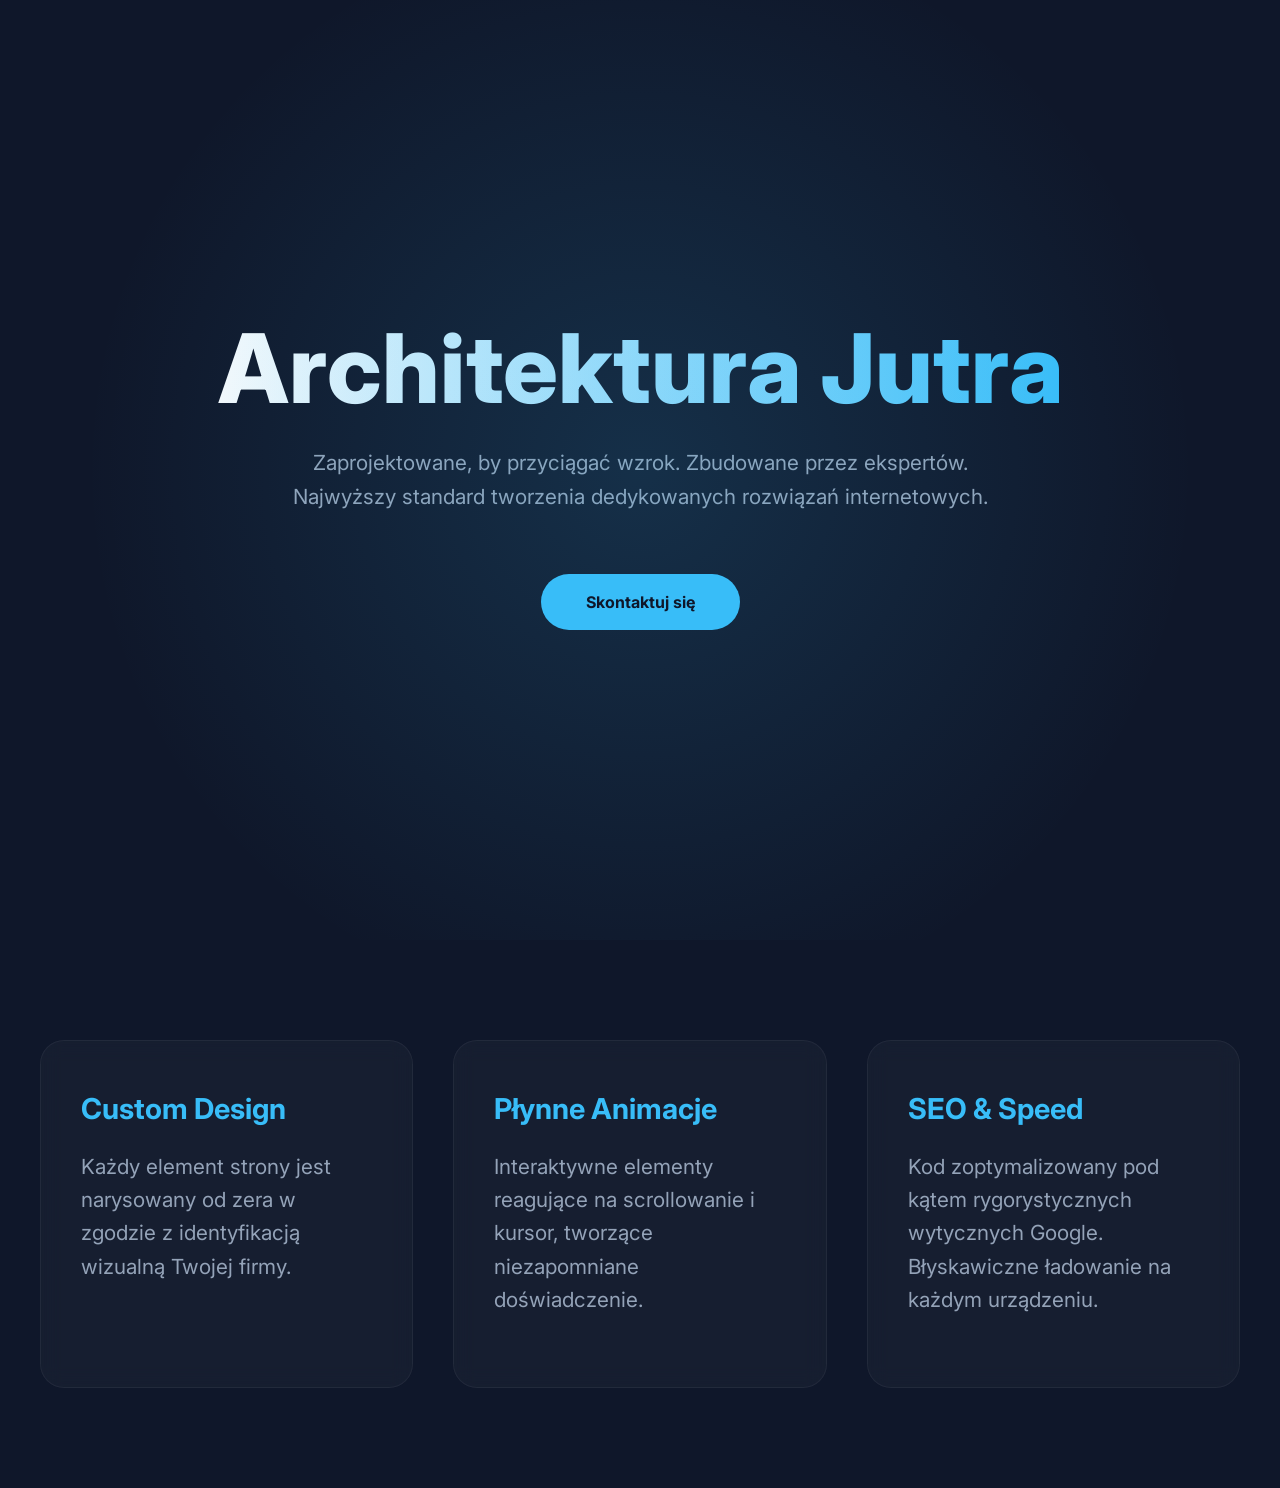
<file: pakiet-premium.html>
<!DOCTYPE html>
<html lang="pl">
<head>
    <meta charset="UTF-8">
    <meta name="viewport" content="width=device-width, initial-scale=1.0">
    <link href="https://fonts.googleapis.com/css2?family=Inter:wght@300;400;800&display=swap" rel="stylesheet">
    <title>Demo - Pakiet Premium</title>
    <style>
        body { font-family: 'Inter', sans-serif; margin: 0; background: #0f172a; color: #f8fafc; overflow-x: hidden; }
        header { min-height: 100vh; display: flex; flex-direction: column; justify-content: center; align-items: center; text-align: center; padding: 20px; position: relative; }
        header::before { content: ''; position: absolute; top: 0; left: 0; width: 100%; height: 100%; background: radial-gradient(circle at center, rgba(56, 189, 248, 0.15) 0%, transparent 70%); pointer-events: none; }
        h1 { font-size: clamp(3rem, 8vw, 6rem); margin: 0; font-weight: 800; background: linear-gradient(90deg, #f8fafc, #38bdf8); -webkit-background-clip: text; -webkit-text-fill-color: transparent; }
        p { font-size: clamp(1rem, 3vw, 1.3rem); color: #94a3b8; max-width: 700px; line-height: 1.6; margin-top: 20px; }
        .btn { display: inline-block; background: #38bdf8; color: #0f172a; padding: 18px 45px; text-decoration: none; border-radius: 50px; font-weight: bold; margin-top: 40px; transition: transform 0.3s, box-shadow 0.3s; position: relative; z-index: 2; }
        .btn:hover { transform: translateY(-3px); box-shadow: 0 10px 25px rgba(56, 189, 248, 0.4); }
        
        .features { padding: 100px 20px; max-width: 1200px; margin: 0 auto; display: grid; grid-template-columns: 1fr; gap: 30px; }
        .feature-box { background: rgba(255,255,255,0.03); padding: 50px 40px; border-radius: 24px; border: 1px solid rgba(255,255,255,0.05); backdrop-filter: blur(10px); transition: 0.4s; }
        .feature-box:hover { border-color: #38bdf8; transform: translateY(-10px); background: rgba(255,255,255,0.05); }
        .feature-box h2 { color: #38bdf8; margin-top: 0; font-size: 1.8rem; }
        
        /* Responsywność */
        @media (min-width: 768px) {
            .features { grid-template-columns: repeat(3, 1fr); gap: 40px; }
        }
    </style>
</head>
<body>
    <header>
        <h1>Architektura Jutra</h1>
        <p>Zaprojektowane, by przyciągać wzrok. Zbudowane przez ekspertów. Najwyższy standard tworzenia dedykowanych rozwiązań internetowych.</p>
        <a href="#" class="btn">Skontaktuj się</a>
    </header>
    <div class="features">
        <div class="feature-box">
            <h2>Custom Design</h2>
            <p>Każdy element strony jest narysowany od zera w zgodzie z identyfikacją wizualną Twojej firmy.</p>
        </div>
        <div class="feature-box">
            <h2>Płynne Animacje</h2>
            <p>Interaktywne elementy reagujące na scrollowanie i kursor, tworzące niezapomniane doświadczenie.</p>
        </div>
        <div class="feature-box">
            <h2>SEO & Speed</h2>
            <p>Kod zoptymalizowany pod kątem rygorystycznych wytycznych Google. Błyskawiczne ładowanie na każdym urządzeniu.</p>
        </div>
    </div>
</body>
</html>
</file>
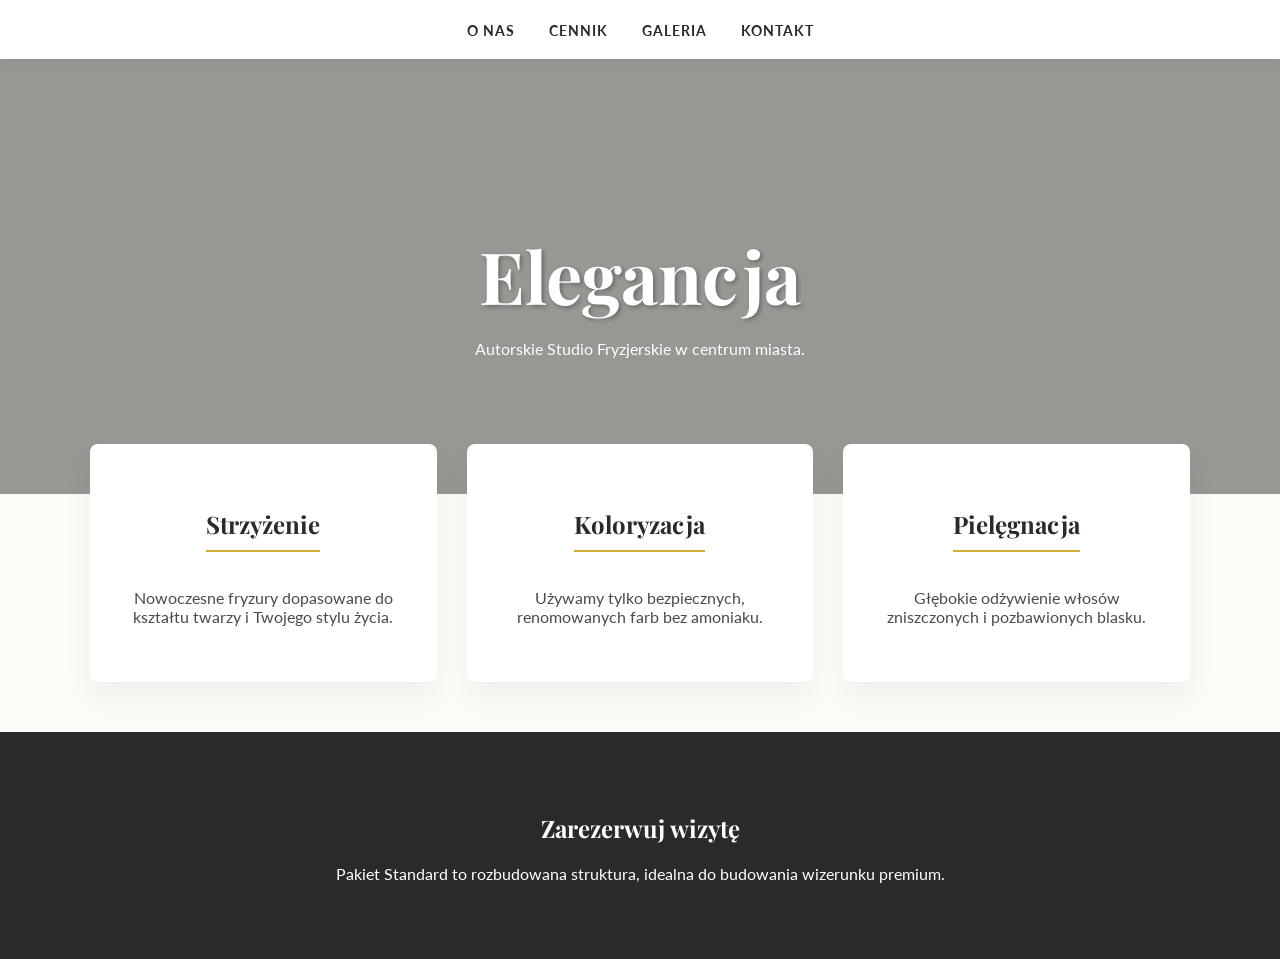
<file: pakiet-standard.html>
<!DOCTYPE html>
<html lang="pl">
<head>
    <meta charset="UTF-8">
    <meta name="viewport" content="width=device-width, initial-scale=1.0">
    <link href="https://fonts.googleapis.com/css2?family=Playfair+Display:wght@600&family=Lato:wght@300;400;700&display=swap" rel="stylesheet">
    <title>Demo - Pakiet Standard</title>
    <style>
        body { font-family: 'Lato', sans-serif; margin: 0; color: #4a4a4a; background-color: #fdfbf7; }
        h1, h2, h3 { font-family: 'Playfair Display', serif; color: #2c2a29; }
        nav { background: white; padding: 20px; text-align: center; box-shadow: 0 2px 10px rgba(0,0,0,0.05); position: sticky; top: 0; z-index: 100; }
        nav a { color: #2c2a29; text-decoration: none; margin: 0 15px; font-weight: 700; text-transform: uppercase; font-size: 0.85rem; letter-spacing: 1px; }
        header { background: linear-gradient(rgba(0,0,0,0.4), rgba(0,0,0,0.4)), url('https://images.unsplash.com/photo-1560066984-138dadb4c035?auto=format&fit=crop&w=1200&q=80') center/cover; color: white; padding: 120px 20px; text-align: center; }
        header h1 { color: white; font-size: 3.5rem; margin-bottom: 10px; text-shadow: 2px 2px 4px rgba(0,0,0,0.3); }
        .grid { display: grid; grid-template-columns: 1fr; gap: 30px; max-width: 1100px; margin: -50px auto 50px; padding: 0 20px; }
        .card { background: white; padding: 40px 30px; border-radius: 8px; text-align: center; box-shadow: 0 15px 30px rgba(0,0,0,0.05); transition: transform 0.3s; }
        .card:hover { transform: translateY(-5px); }
        .card h3 { font-size: 1.5rem; border-bottom: 2px solid #d4af37; display: inline-block; padding-bottom: 10px; margin-bottom: 20px; }
        .contact { background: #2c2a29; color: white; text-align: center; padding: 60px 20px; }
        .contact h2 { color: white; }
        
        /* Responsywność */
        @media (min-width: 768px) {
            .grid { grid-template-columns: repeat(3, 1fr); }
            header h1 { font-size: 4.5rem; }
        }
        @media (max-width: 600px) {
            nav a { display: block; margin: 10px 0; }
            header { padding: 80px 20px; }
        }
    </style>
</head>
<body>
    <nav>
        <a href="#">O nas</a>
        <a href="#">Cennik</a>
        <a href="#">Galeria</a>
        <a href="#">Kontakt</a>
    </nav>
    <header>
        <h1>Elegancja</h1>
        <p>Autorskie Studio Fryzjerskie w centrum miasta.</p>
    </header>
    <div class="grid">
        <div class="card">
            <h3>Strzyżenie</h3>
            <p>Nowoczesne fryzury dopasowane do kształtu twarzy i Twojego stylu życia.</p>
        </div>
        <div class="card">
            <h3>Koloryzacja</h3>
            <p>Używamy tylko bezpiecznych, renomowanych farb bez amoniaku.</p>
        </div>
        <div class="card">
            <h3>Pielęgnacja</h3>
            <p>Głębokie odżywienie włosów zniszczonych i pozbawionych blasku.</p>
        </div>
    </div>
    <div class="contact">
        <h2>Zarezerwuj wizytę</h2>
        <p>Pakiet Standard to rozbudowana struktura, idealna do budowania wizerunku premium.</p>
    </div>
</body>
</html>
</file>
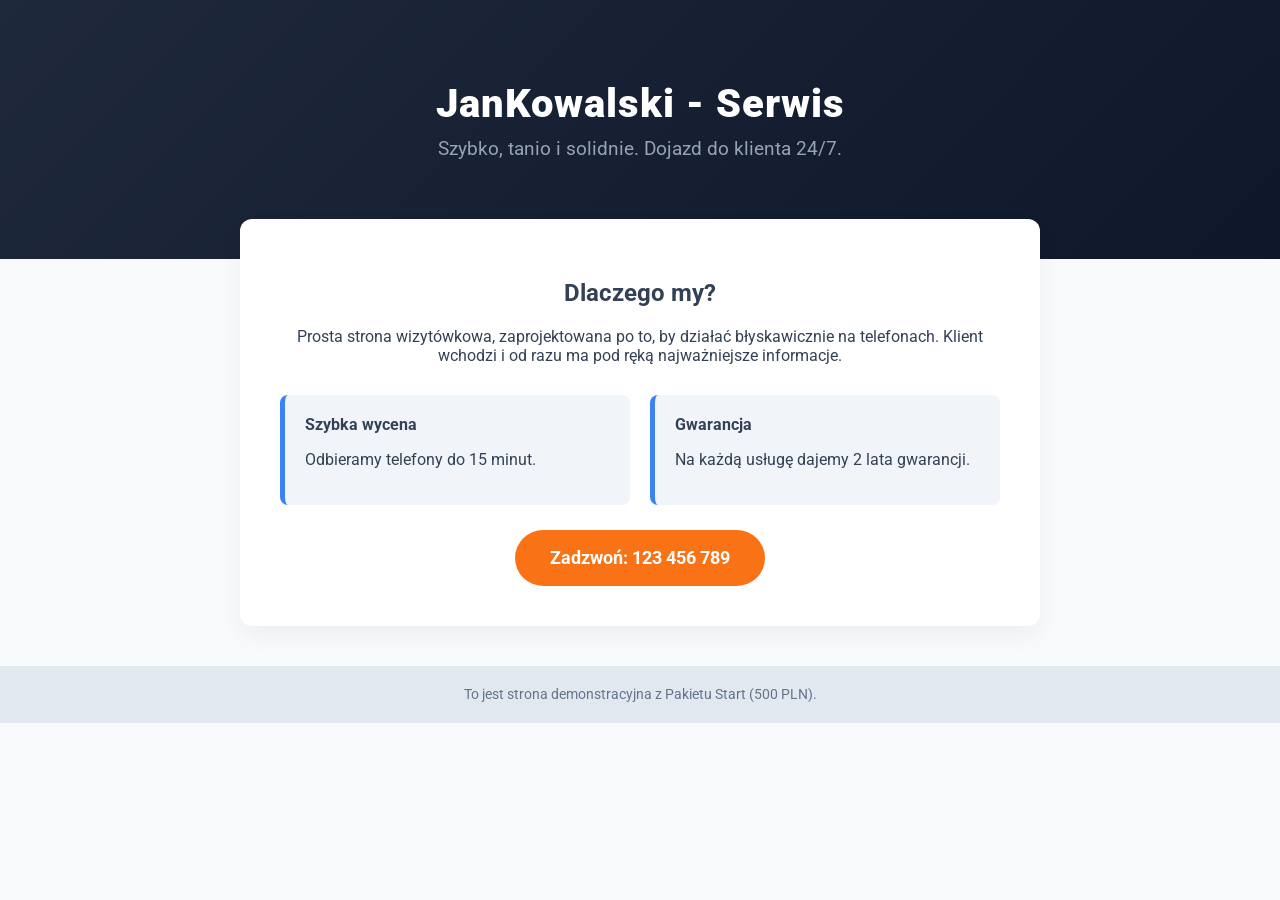
<file: pakiet-start.html>
<!DOCTYPE html>
<html lang="pl">
<head>
    <meta charset="UTF-8">
    <meta name="viewport" content="width=device-width, initial-scale=1.0">
    <link href="https://fonts.googleapis.com/css2?family=Roboto:wght@400;700;900&display=swap" rel="stylesheet">
    <title>Demo - Pakiet Start</title>
    <style>
        body { font-family: 'Roboto', sans-serif; margin: 0; padding: 0; background-color: #f8fafc; color: #334155; }
        header { background: linear-gradient(135deg, #1e293b, #0f172a); color: white; padding: 80px 20px; text-align: center; }
        h1 { margin: 0; font-size: 2.5rem; font-weight: 900; letter-spacing: 1px; }
        .subtitle { font-size: 1.2rem; color: #94a3b8; margin-top: 10px; }
        .container { max-width: 800px; margin: -40px auto 40px; background: white; padding: 40px; border-radius: 12px; box-shadow: 0 10px 25px rgba(0,0,0,0.05); text-align: center; position: relative; z-index: 10; width: 90%; box-sizing: border-box; }
        .btn { display: inline-block; background: #f97316; color: white; padding: 18px 35px; text-decoration: none; border-radius: 50px; font-weight: bold; font-size: 1.1rem; margin-top: 25px; transition: transform 0.3s, box-shadow 0.3s; }
        .btn:hover { transform: translateY(-3px); box-shadow: 0 10px 20px rgba(249, 115, 22, 0.3); }
        .features { display: flex; flex-direction: column; gap: 20px; margin-top: 30px; text-align: left; }
        .feature-item { background: #f1f5f9; padding: 20px; border-radius: 8px; border-left: 5px solid #3b82f6; }
        footer { text-align: center; padding: 20px; color: #64748b; font-size: 0.9em; background: #e2e8f0; }
        
        /* Responsywność */
        @media (min-width: 768px) {
            .features { flex-direction: row; }
            .feature-item { flex: 1; }
        }
    </style>
</head>
<body>
    <header>
        <h1>JanKowalski - Serwis</h1>
        <p class="subtitle">Szybko, tanio i solidnie. Dojazd do klienta 24/7.</p>
    </header>
    <div class="container">
        <h2>Dlaczego my?</h2>
        <p>Prosta strona wizytówkowa, zaprojektowana po to, by działać błyskawicznie na telefonach. Klient wchodzi i od razu ma pod ręką najważniejsze informacje.</p>
        
        <div class="features">
            <div class="feature-item">
                <strong>Szybka wycena</strong>
                <p>Odbieramy telefony do 15 minut.</p>
            </div>
            <div class="feature-item">
                <strong>Gwarancja</strong>
                <p>Na każdą usługę dajemy 2 lata gwarancji.</p>
            </div>
        </div>

        <a href="#" class="btn">Zadzwoń: 123 456 789</a>
    </div>
    <footer>
        To jest strona demonstracyjna z Pakietu Start (500 PLN).
    </footer>
</body>
</html>
</file>
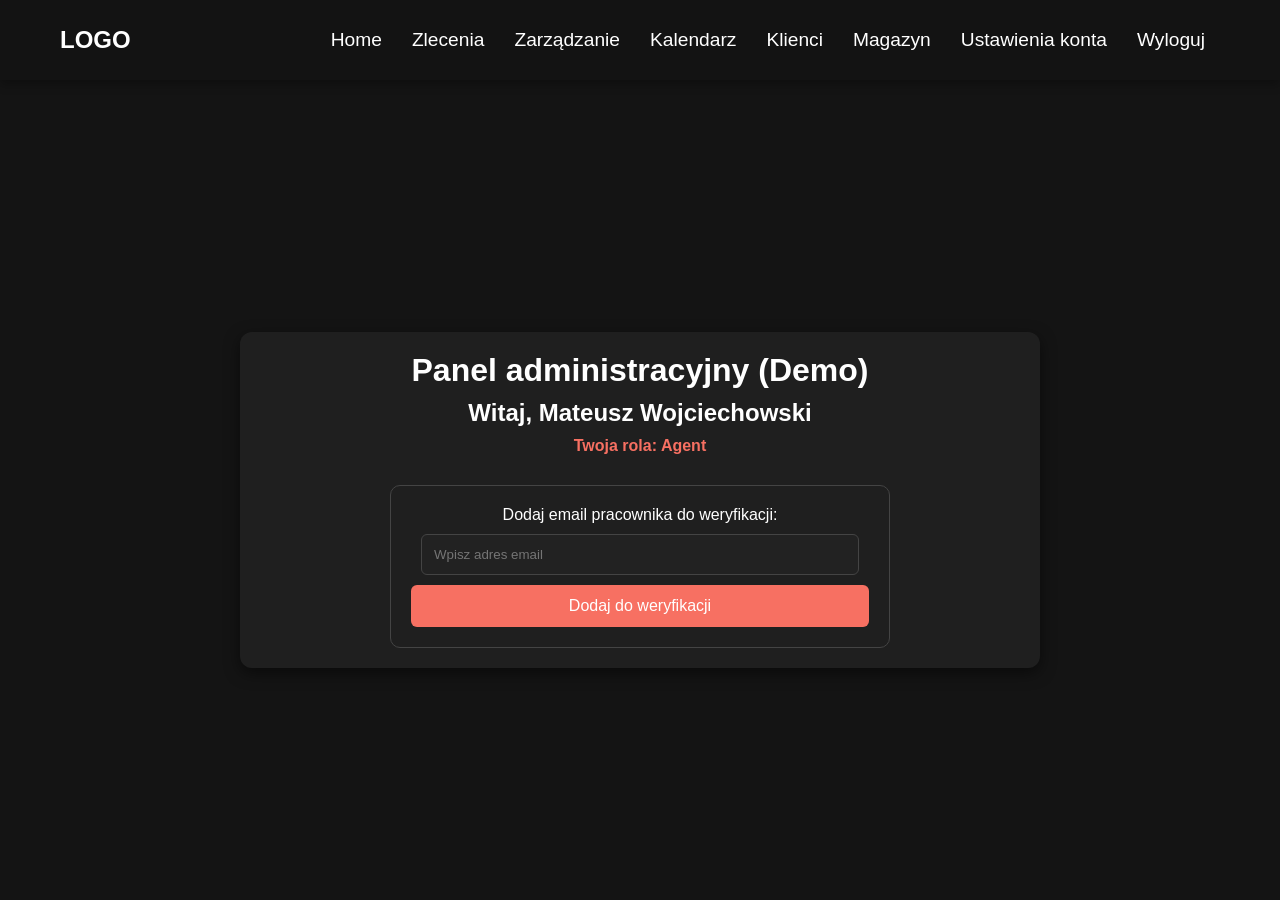
<file: demo_itpol/home.html>
<!DOCTYPE html>
<html lang="pl">
<head>
    <meta charset="UTF-8">
    <meta name="viewport" content="width=device-width, initial-scale=1.0">
    <title>ITPOL - Home</title>
    <link rel="stylesheet" href="style.css">
</head>
<body>
    <nav class="navbar">
        <div class="navbar__container">
            <a href="index.html" id="navbar__logo" style="text-decoration: none; color: white; font-size: 1.5rem; font-weight: bold;">
    LOGO
</a>
            <div class="navbar__toggle" id="mobile-menu">
                <span class="bar"></span>
                <span class="bar"></span>
                <span class="bar"></span>
            </div>
            <ul class="navbar__menu slide-out-menu">
                <li class="navbar__item"><a href="home.html" class="navbar__links active">Home</a></li>
                <li class="navbar__item"><a href="zlecenia.html" class="navbar__links">Zlecenia</a></li>
                <li class="navbar__item"><a href="zarzadzanie.html" class="navbar__links">Zarządzanie</a></li>
                <li class="navbar__item"><a href="kalendarz.html" class="navbar__links">Kalendarz</a></li>
                <li class="navbar__item"><a href="klienci.html" class="navbar__links">Klienci</a></li>
                <li class="navbar__item"><a href="magazyn.html" class="navbar__links">Magazyn</a></li>
                <li class="navbar__item"><a href="ustawieniakonta.html" class="navbar__links">Ustawienia konta</a></li>
                <li class="navbar__item"><a href="index.html" class="navbar__links logout">Wyloguj</a></li>
            </ul>
        </div>
    </nav>

    <div class="main">
        <!-- Poszerzamy kontener, aby zmieścił dane z panelu -->
        <div class="main__container" style="max-width: 800px;">
            <div class="main__content">
                <h1>Panel administracyjny (Demo)</h1>
                <h2>Witaj, Mateusz Wojciechowski</h2>
                <p style="color: #f77062; font-weight: bold; margin-bottom: 30px;">Twoja rola: Agent</p>
                
                <!-- Stylowany panel akcji bez bazy danych -->
                <div style="background: #1f1f1f; padding: 20px; border-radius: 10px; border: 1px solid #444; margin: 0 auto; max-width: 500px;">
                    <form id="demo-verification-form" style="margin: 0; padding: 0; background: transparent;">
                        <label style="display: block; margin-bottom: 10px; color: white;">Dodaj email pracownika do weryfikacji:</label>
                        <input type="email" name="email" required placeholder="Wpisz adres email">
                        <button type="submit">Dodaj do weryfikacji</button>
                    </form>
                    
                    <!-- Ukryty komunikat o sukcesie (pokazywany przez JS) -->
                    <div id="success-msg" style="display: none; margin-top: 15px; color: #2ecc71; font-weight: bold;">
                        Email został dodany do weryfikacji!
                    </div>
                </div>      
            </div>
        </div>
    </div>

<script src="menu.js"></script>
    <script>
        // Symulacja wysyłania formularza bez odświeżania strony
        document.getElementById('demo-verification-form').addEventListener('submit', function(e) {
            e.preventDefault(); 
            const msg = document.getElementById('success-msg');
            msg.style.display = 'block'; 
            
            // Ukryj po 3 sekundach
            setTimeout(() => {
                msg.style.display = 'none';
                e.target.reset(); // Wyczyść pole input
            }, 3000);
        });
    </script>
</body>
</html>
</file>
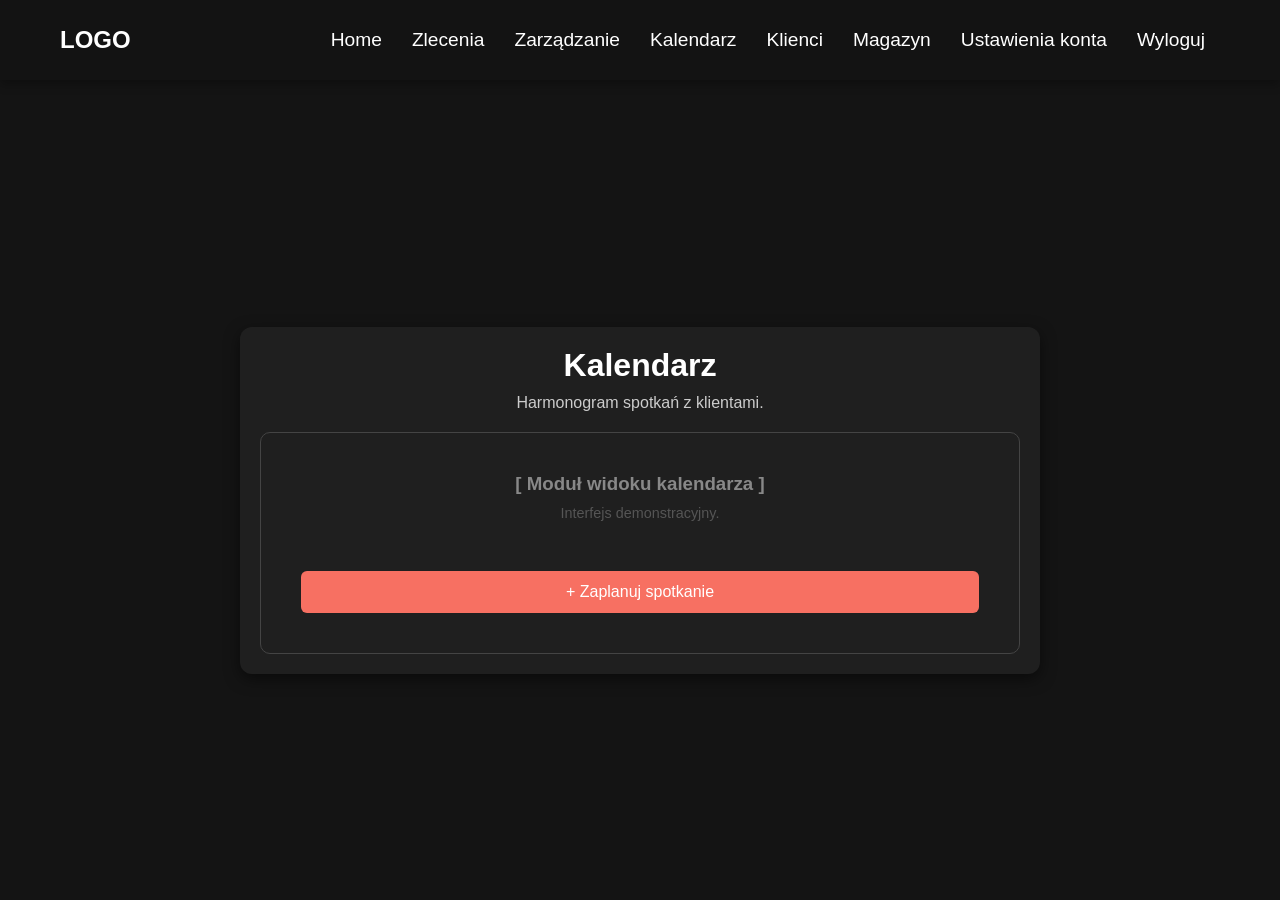
<file: demo_itpol/kalendarz.html>
<!DOCTYPE html>
<html lang="pl">
<head>
    <meta charset="UTF-8">
    <meta name="viewport" content="width=device-width, initial-scale=1.0">
    <title>ITPOL - Kalendarz</title>
    <link rel="stylesheet" href="style.css">
</head>
<body>
    <nav class="navbar">
        <div class="navbar__container">
            <a href="index.html" id="navbar__logo" style="text-decoration: none; color: white; font-size: 1.5rem; font-weight: bold;">
    LOGO
</a>
            <div class="navbar__toggle" id="mobile-menu">
                <span class="bar"></span><span class="bar"></span><span class="bar"></span>
            </div>
            <ul class="navbar__menu slide-out-menu">
                <li class="navbar__item"><a href="home.html" class="navbar__links">Home</a></li>
                <li class="navbar__item"><a href="zlecenia.html" class="navbar__links">Zlecenia</a></li>
                <li class="navbar__item"><a href="zarzadzanie.html" class="navbar__links">Zarządzanie</a></li>
                <li class="navbar__item"><a href="kalendarz.html" class="navbar__links active">Kalendarz</a></li>
                <li class="navbar__item"><a href="klienci.html" class="navbar__links">Klienci</a></li>
                <li class="navbar__item"><a href="magazyn.html" class="navbar__links">Magazyn</a></li>
                <li class="navbar__item"><a href="ustawieniakonta.html" class="navbar__links">Ustawienia konta</a></li>
                <li class="navbar__item"><a href="index.html" class="navbar__links logout">Wyloguj</a></li>
            </ul>
        </div>
    </nav>

    <div class="main">
        <div class="main__container" style="max-width: 800px;">
            <div class="main__content">
                <h1>Kalendarz</h1>
                <p>Harmonogram spotkań z klientami.</p>
                
                <div style="background: #1f1f1f; padding: 40px; border-radius: 10px; border: 1px solid #444; margin-top: 20px; text-align: center;">
                    <h3 style="color: #888;">[ Moduł widoku kalendarza ]</h3>
                    <p style="font-size: 0.9em; color: #555; margin-top: 10px;">Interfejs demonstracyjny.</p>
                    <button style="margin-top: 30px;" onclick="alert('Demo: Dodawanie zdarzeń wyłączone.')">+ Zaplanuj spotkanie</button>
                </div>
            </div>
        </div>
    </div>
<script src="menu.js"></script>
</body>
</html>
</file>
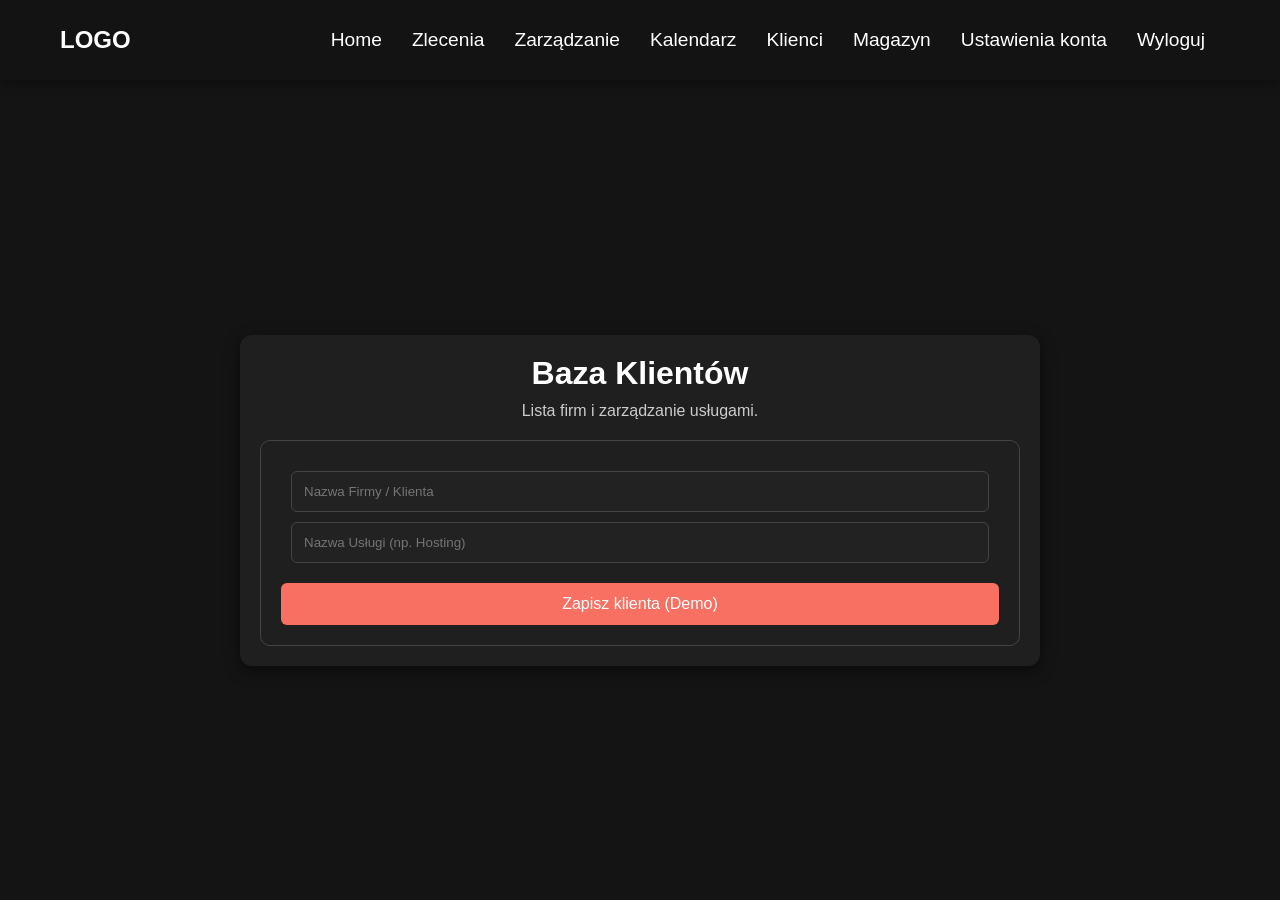
<file: demo_itpol/klienci.html>
<!DOCTYPE html>
<html lang="pl">
<head>
    <meta charset="UTF-8">
    <meta name="viewport" content="width=device-width, initial-scale=1.0">
    <title>ITPOL - Klienci</title>
    <link rel="stylesheet" href="style.css">
</head>
<body>
    <nav class="navbar">
        <div class="navbar__container">
            <a href="index.html" id="navbar__logo" style="text-decoration: none; color: white; font-size: 1.5rem; font-weight: bold;">
    LOGO
</a>
            <div class="navbar__toggle" id="mobile-menu">
                <span class="bar"></span><span class="bar"></span><span class="bar"></span>
            </div>
            <ul class="navbar__menu slide-out-menu">
                <li class="navbar__item"><a href="home.html" class="navbar__links">Home</a></li>
                <li class="navbar__item"><a href="zlecenia.html" class="navbar__links">Zlecenia</a></li>
                <li class="navbar__item"><a href="zarzadzanie.html" class="navbar__links">Zarządzanie</a></li>
                <li class="navbar__item"><a href="kalendarz.html" class="navbar__links">Kalendarz</a></li>
                <li class="navbar__item"><a href="klienci.html" class="navbar__links active">Klienci</a></li>
                <li class="navbar__item"><a href="magazyn.html" class="navbar__links">Magazyn</a></li>
                <li class="navbar__item"><a href="ustawieniakonta.html" class="navbar__links">Ustawienia konta</a></li>
                <li class="navbar__item"><a href="index.html" class="navbar__links logout">Wyloguj</a></li>
            </ul>
        </div>
    </nav>

    <div class="main">
        <div class="main__container" style="max-width: 800px;">
            <div class="main__content">
                <h1>Baza Klientów</h1>
                <p>Lista firm i zarządzanie usługami.</p>
                
                <div style="background: #1f1f1f; padding: 20px; border-radius: 10px; border: 1px solid #444; margin-top: 20px;">
                    <form id="demo-client-form" style="margin: 0; padding: 0; background: transparent;">
                        <input type="text" placeholder="Nazwa Firmy / Klienta" required>
                        <input type="text" placeholder="Nazwa Usługi (np. Hosting)" required>
                        <button type="submit" style="margin-top: 10px;">Zapisz klienta (Demo)</button>
                    </form>
                    <div id="client-msg" style="display: none; margin-top: 15px; color: #2ecc71; font-weight: bold;">
                        Zapisano poprawnie!
                    </div>
                </div>
            </div>
        </div>
    </div>
<script src="menu.js"></script>
    <script>
        document.getElementById('demo-client-form').addEventListener('submit', function(e) {
            e.preventDefault(); 
            const msg = document.getElementById('client-msg');
            msg.style.display = 'block';
            setTimeout(() => { msg.style.display = 'none'; e.target.reset(); }, 3000);
        });
    </script>
</body>
</html>
</file>
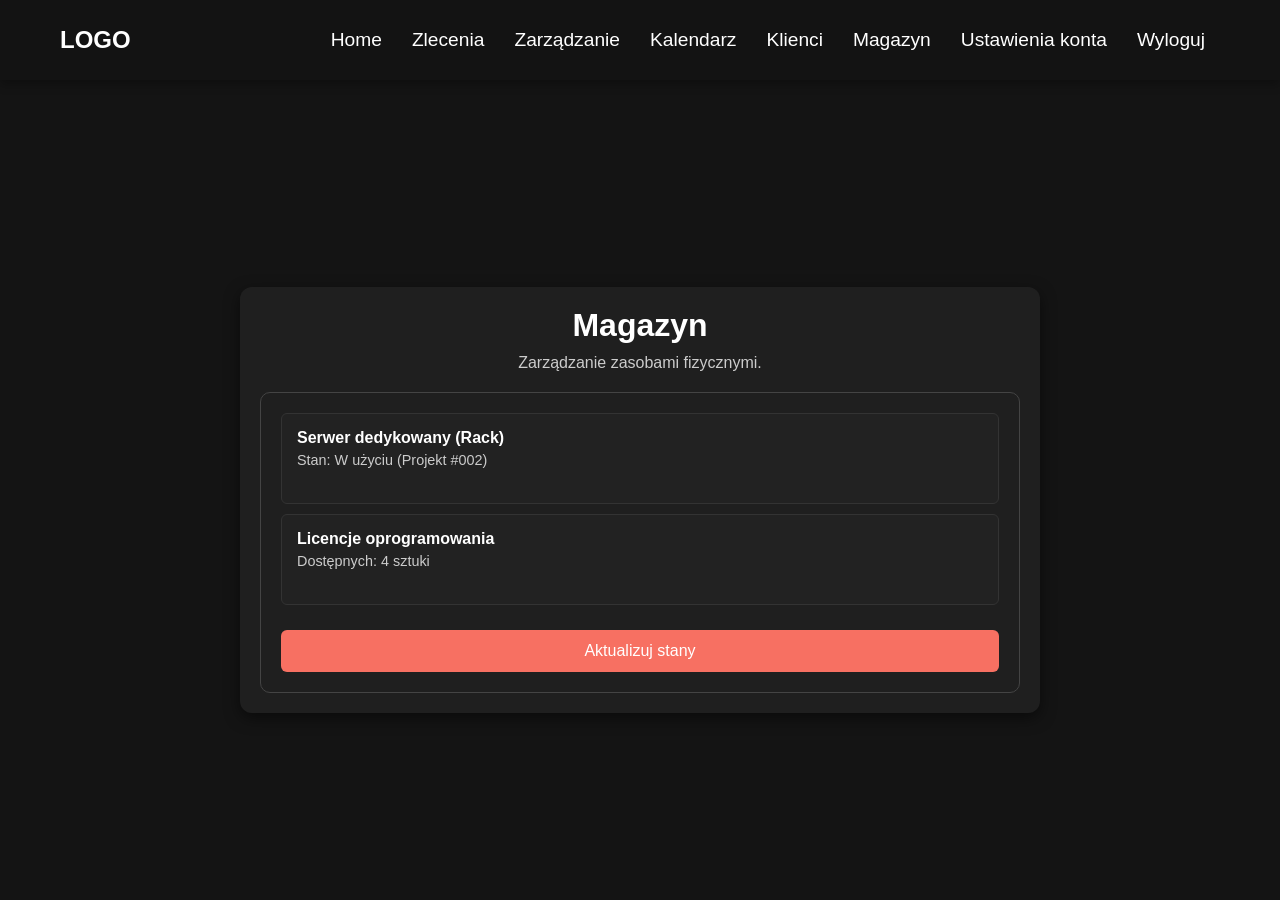
<file: demo_itpol/magazyn.html>
<!DOCTYPE html>
<html lang="pl">
<head>
    <meta charset="UTF-8">
    <meta name="viewport" content="width=device-width, initial-scale=1.0">
    <title>ITPOL - Magazyn</title>
    <link rel="stylesheet" href="style.css">
</head>
<body>
    <nav class="navbar">
        <div class="navbar__container">
            <a href="index.html" id="navbar__logo" style="text-decoration: none; color: white; font-size: 1.5rem; font-weight: bold;">
    LOGO
</a>
            <div class="navbar__toggle" id="mobile-menu">
                <span class="bar"></span><span class="bar"></span><span class="bar"></span>
            </div>
            <ul class="navbar__menu slide-out-menu">
                <li class="navbar__item"><a href="home.html" class="navbar__links">Home</a></li>
                <li class="navbar__item"><a href="zlecenia.html" class="navbar__links">Zlecenia</a></li>
                <li class="navbar__item"><a href="zarzadzanie.html" class="navbar__links">Zarządzanie</a></li>
                <li class="navbar__item"><a href="kalendarz.html" class="navbar__links">Kalendarz</a></li>
                <li class="navbar__item"><a href="klienci.html" class="navbar__links">Klienci</a></li>
                <li class="navbar__item"><a href="magazyn.html" class="navbar__links active">Magazyn</a></li>
                <li class="navbar__item"><a href="ustawieniakonta.html" class="navbar__links">Ustawienia konta</a></li>
                <li class="navbar__item"><a href="index.html" class="navbar__links logout">Wyloguj</a></li>
            </ul>
        </div>
    </nav>

    <div class="main">
        <div class="main__container" style="max-width: 800px;">
            <div class="main__content">
                <h1>Magazyn</h1>
                <p>Zarządzanie zasobami fizycznymi.</p>
                
                <div style="background: #1f1f1f; padding: 20px; border-radius: 10px; border: 1px solid #444; margin-top: 20px;">
                    <div style="background: #222; padding: 15px; border-radius: 6px; margin-bottom: 10px; border: 1px solid #333; text-align: left;">
                        <h4 style="color: white; margin-bottom: 5px;">Serwer dedykowany (Rack)</h4>
                        <p style="font-size: 0.9rem; color: #ccc;">Stan: W użyciu (Projekt #002)</p>
                    </div>
                    <div style="background: #222; padding: 15px; border-radius: 6px; margin-bottom: 10px; border: 1px solid #333; text-align: left;">
                        <h4 style="color: white; margin-bottom: 5px;">Licencje oprogramowania</h4>
                        <p style="font-size: 0.9rem; color: #ccc;">Dostępnych: 4 sztuki</p>
                    </div>
                    <button style="margin-top: 15px;" onclick="alert('Demo: Edycja stanów zablokowana.')">Aktualizuj stany</button>
                </div>
            </div>
        </div>
    </div>
<script src="menu.js"></script>
</body>
</html>
</file>
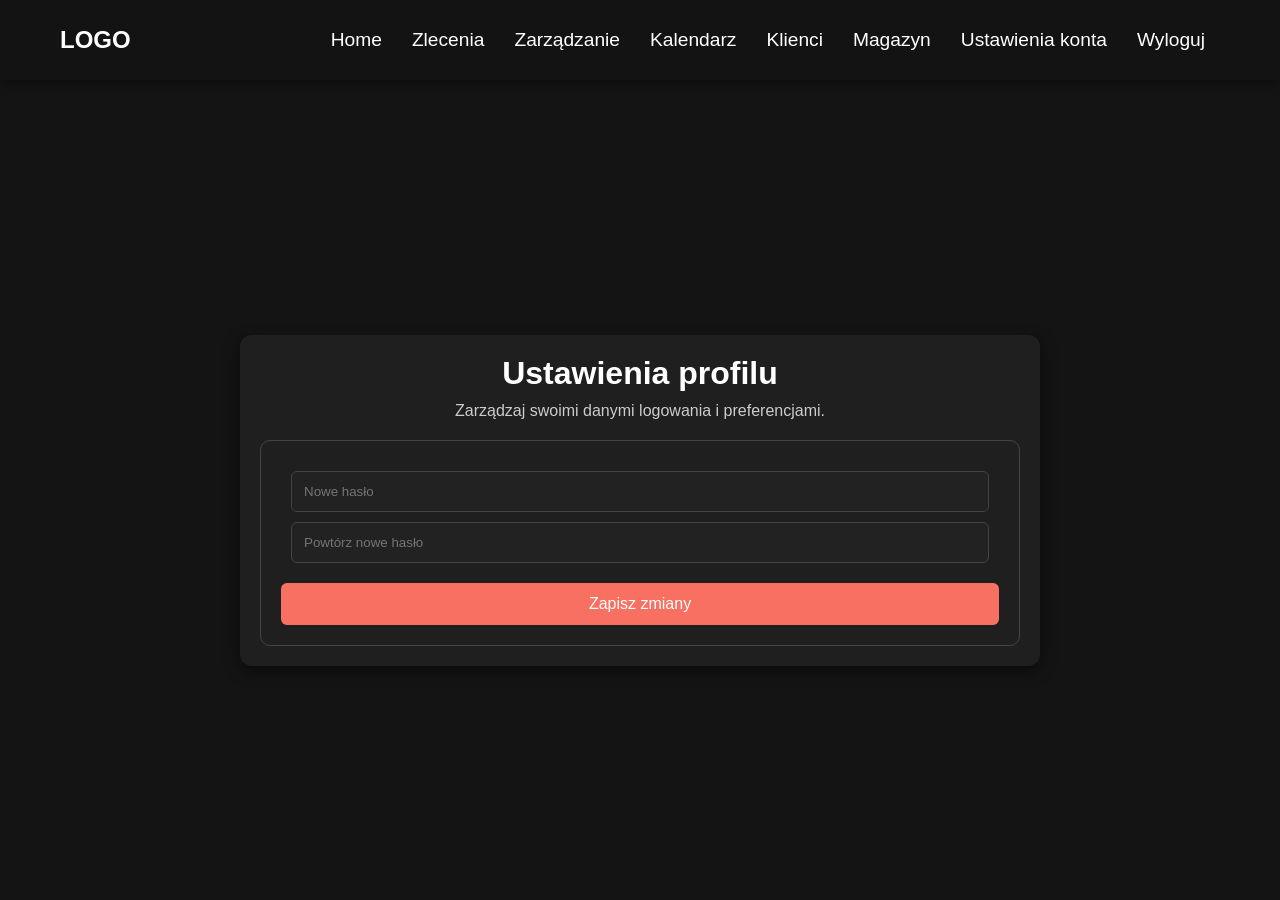
<file: demo_itpol/ustawieniakonta.html>
<!DOCTYPE html>
<html lang="pl">
<head>
    <meta charset="UTF-8">
    <meta name="viewport" content="width=device-width, initial-scale=1.0">
    <title>ITPOL - Ustawienia</title>
    <link rel="stylesheet" href="style.css">
</head>
<body>
    <nav class="navbar">
        <div class="navbar__container">
            <a href="index.html" id="navbar__logo" style="text-decoration: none; color: white; font-size: 1.5rem; font-weight: bold;">
    LOGO
</a>
            <div class="navbar__toggle" id="mobile-menu">
                <span class="bar"></span><span class="bar"></span><span class="bar"></span>
            </div>
            <ul class="navbar__menu slide-out-menu">
                <li class="navbar__item"><a href="home.html" class="navbar__links">Home</a></li>
                <li class="navbar__item"><a href="zlecenia.html" class="navbar__links">Zlecenia</a></li>
                <li class="navbar__item"><a href="zarzadzanie.html" class="navbar__links">Zarządzanie</a></li>
                <li class="navbar__item"><a href="kalendarz.html" class="navbar__links">Kalendarz</a></li>
                <li class="navbar__item"><a href="klienci.html" class="navbar__links">Klienci</a></li>
                <li class="navbar__item"><a href="magazyn.html" class="navbar__links">Magazyn</a></li>
                <li class="navbar__item"><a href="ustawieniakonta.html" class="navbar__links active">Ustawienia konta</a></li>
                <li class="navbar__item"><a href="index.html" class="navbar__links logout">Wyloguj</a></li>
            </ul>
        </div>
    </nav>

    <div class="main">
        <div class="main__container" style="max-width: 800px;">
            <div class="main__content">
                <h1>Ustawienia profilu</h1>
                <p>Zarządzaj swoimi danymi logowania i preferencjami.</p>
                
                <div style="background: #1f1f1f; padding: 20px; border-radius: 10px; border: 1px solid #444; margin-top: 20px;">
                    <form id="demo-settings-form" style="margin: 0; padding: 0; background: transparent;">
                        <input type="password" placeholder="Nowe hasło" required>
                        <input type="password" placeholder="Powtórz nowe hasło" required>
                        <button type="submit" style="margin-top: 10px;">Zapisz zmiany</button>
                    </form>
                    <div id="settings-msg" style="display: none; margin-top: 15px; color: #2ecc71; font-weight: bold;">
                        Zmiany zostały zapisane (Tryb Demo).
                    </div>
                </div>
            </div>
        </div>
    </div>
<script src="menu.js"></script>
    <script>
        document.getElementById('demo-settings-form').addEventListener('submit', function(e) {
            e.preventDefault(); 
            const msg = document.getElementById('settings-msg');
            msg.style.display = 'block';
            setTimeout(() => { msg.style.display = 'none'; e.target.reset(); }, 3000);
        });
    </script>
</body>
</html>
</file>
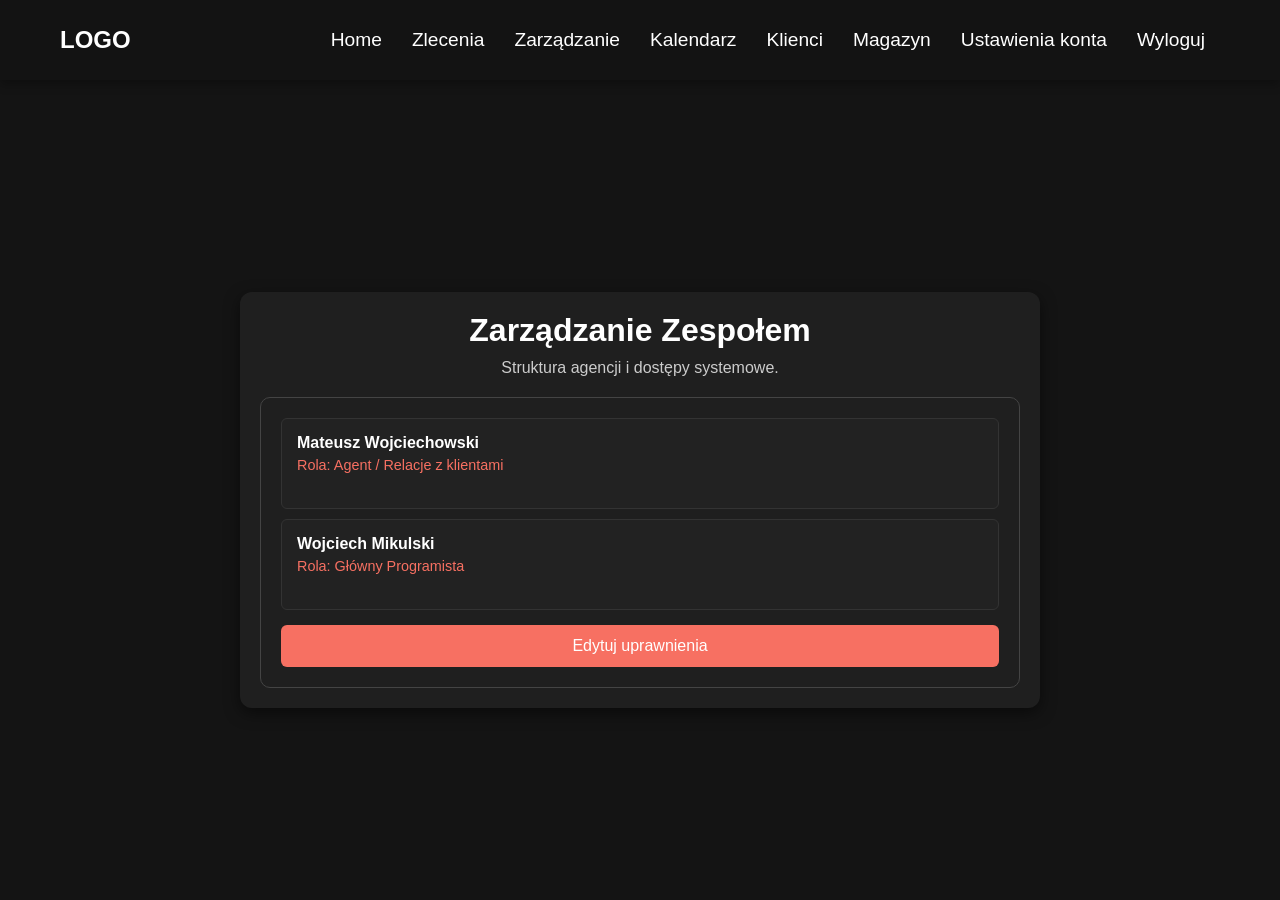
<file: demo_itpol/zarzadzanie.html>
<!DOCTYPE html>
<html lang="pl">
<head>
    <meta charset="UTF-8">
    <meta name="viewport" content="width=device-width, initial-scale=1.0">
    <title>ITPOL - Zarządzanie</title>
    <link rel="stylesheet" href="style.css">
</head>
<body>
    <nav class="navbar">
        <div class="navbar__container">
           <a href="index.html" id="navbar__logo" style="text-decoration: none; color: white; font-size: 1.5rem; font-weight: bold;">
    LOGO
</a>
            <div class="navbar__toggle" id="mobile-menu">
                <span class="bar"></span><span class="bar"></span><span class="bar"></span>
            </div>
            <ul class="navbar__menu slide-out-menu">
                <li class="navbar__item"><a href="home.html" class="navbar__links">Home</a></li>
                <li class="navbar__item"><a href="zlecenia.html" class="navbar__links">Zlecenia</a></li>
                <li class="navbar__item"><a href="zarzadzanie.html" class="navbar__links active">Zarządzanie</a></li>
                <li class="navbar__item"><a href="kalendarz.html" class="navbar__links">Kalendarz</a></li>
                <li class="navbar__item"><a href="klienci.html" class="navbar__links">Klienci</a></li>
                <li class="navbar__item"><a href="magazyn.html" class="navbar__links">Magazyn</a></li>
                <li class="navbar__item"><a href="ustawieniakonta.html" class="navbar__links">Ustawienia konta</a></li>
                <li class="navbar__item"><a href="index.html" class="navbar__links logout">Wyloguj</a></li>
            </ul>
        </div>
    </nav>

    <div class="main">
        <div class="main__container" style="max-width: 800px;">
            <div class="main__content">
                <h1>Zarządzanie Zespołem</h1>
                <p>Struktura agencji i dostępy systemowe.</p>
                
                <div style="background: #1f1f1f; padding: 20px; border-radius: 10px; border: 1px solid #444; margin-top: 20px;">
                    <div style="background: #222; padding: 15px; border-radius: 6px; margin-bottom: 10px; border: 1px solid #333; text-align: left;">
                        <h4 style="color: white; margin-bottom: 5px;">Mateusz Wojciechowski</h4>
                        <p style="font-size: 0.9rem; color: #f77062;">Rola: Agent / Relacje z klientami</p>
                    </div>
                    <div style="background: #222; padding: 15px; border-radius: 6px; margin-bottom: 10px; border: 1px solid #333; text-align: left;">
                        <h4 style="color: white; margin-bottom: 5px;">Wojciech Mikulski</h4>
                        <p style="font-size: 0.9rem; color: #f77062;">Rola: Główny Programista</p>
                    </div>
                    <div style="display: flex; gap: 10px; margin-top: 15px;">
                        <button onclick="alert('Demo: Edycja uprawnień niedostępna.')">Edytuj uprawnienia</button>
                    </div>
                </div>
            </div>
        </div>
    </div>
<script src="menu.js"></script>
</body>
</html>
</file>
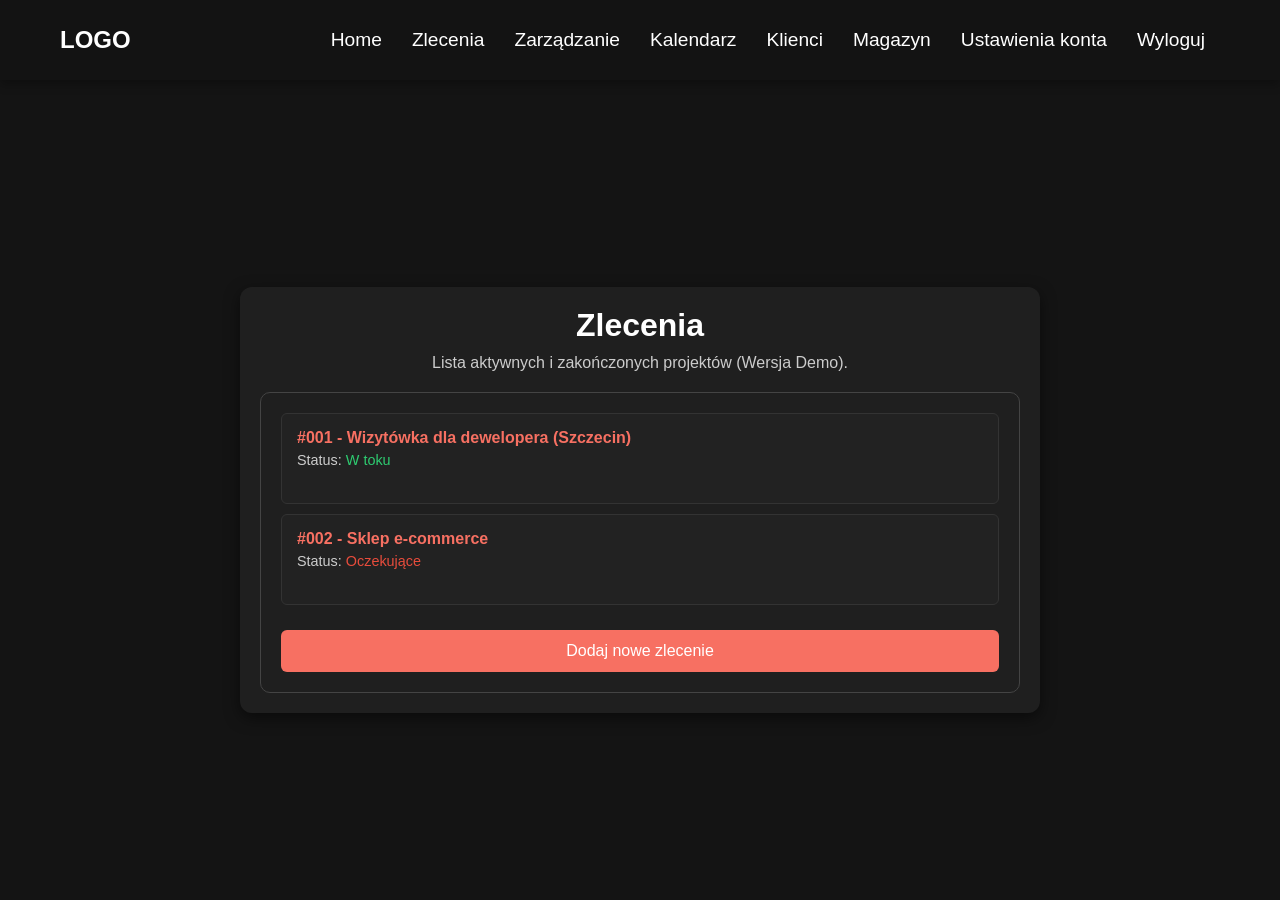
<file: demo_itpol/zlecenia.html>
<!DOCTYPE html>
<html lang="pl">
<head>
    <meta charset="UTF-8">
    <meta name="viewport" content="width=device-width, initial-scale=1.0">
    <title>ITPOL - Zlecenia</title>
    <link rel="stylesheet" href="style.css">
</head>
<body>
    <nav class="navbar">
        <div class="navbar__container">
           <a href="index.html" id="navbar__logo" style="text-decoration: none; color: white; font-size: 1.5rem; font-weight: bold;">
    LOGO
</a>
            <div class="navbar__toggle" id="mobile-menu">
                <span class="bar"></span><span class="bar"></span><span class="bar"></span>
            </div>
            <ul class="navbar__menu slide-out-menu">
                <li class="navbar__item"><a href="home.html" class="navbar__links">Home</a></li>
                <li class="navbar__item"><a href="zlecenia.html" class="navbar__links active">Zlecenia</a></li>
                <li class="navbar__item"><a href="zarzadzanie.html" class="navbar__links">Zarządzanie</a></li>
                <li class="navbar__item"><a href="kalendarz.html" class="navbar__links">Kalendarz</a></li>
                <li class="navbar__item"><a href="klienci.html" class="navbar__links">Klienci</a></li>
                <li class="navbar__item"><a href="magazyn.html" class="navbar__links">Magazyn</a></li>
                <li class="navbar__item"><a href="ustawieniakonta.html" class="navbar__links">Ustawienia konta</a></li>
                <li class="navbar__item"><a href="index.html" class="navbar__links logout">Wyloguj</a></li>
            </ul>
        </div>
    </nav>

    <div class="main">
        <div class="main__container" style="max-width: 800px;">
            <div class="main__content">
                <h1>Zlecenia</h1>
                <p>Lista aktywnych i zakończonych projektów (Wersja Demo).</p>
                
                <div style="background: #1f1f1f; padding: 20px; border-radius: 10px; border: 1px solid #444; margin-top: 20px;">
                    <div style="background: #222; padding: 15px; border-radius: 6px; margin-bottom: 10px; border: 1px solid #333; text-align: left;">
                        <h4 style="color: #f77062; margin-bottom: 5px;">#001 - Wizytówka dla dewelopera (Szczecin)</h4>
                        <p style="font-size: 0.9rem; color: #ccc;">Status: <span style="color: #2ecc71;">W toku</span></p>
                    </div>
                    <div style="background: #222; padding: 15px; border-radius: 6px; margin-bottom: 10px; border: 1px solid #333; text-align: left;">
                        <h4 style="color: #f77062; margin-bottom: 5px;">#002 - Sklep e-commerce</h4>
                        <p style="font-size: 0.9rem; color: #ccc;">Status: <span style="color: #e74c3c;">Oczekujące</span></p>
                    </div>
                    <button style="margin-top: 15px;" onclick="alert('Demo: Dodawanie zleceń wyłączone.')">Dodaj nowe zlecenie</button>
                </div>
            </div>
        </div>
    </div>
<script src="menu.js"></script>
</body>
</html>
</file>
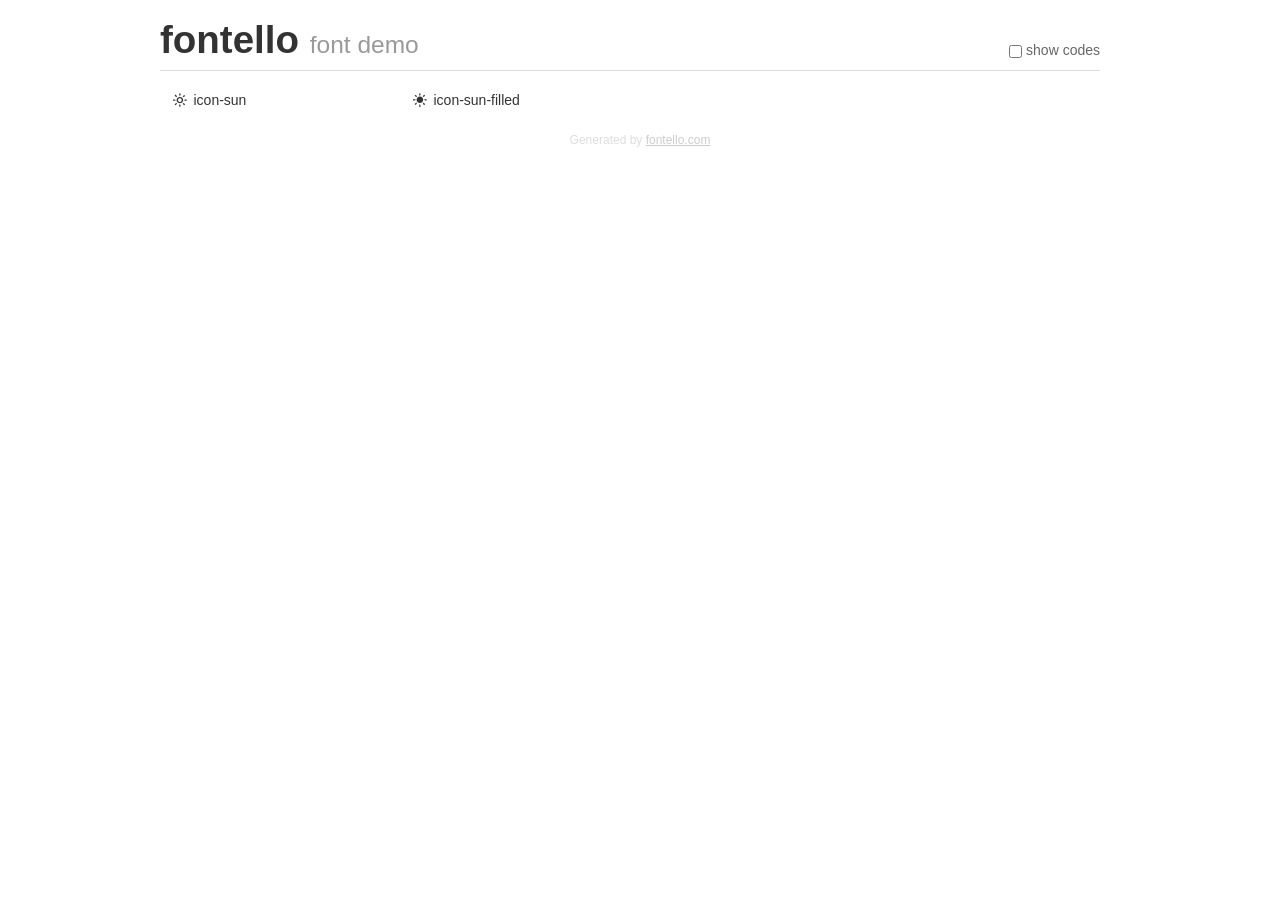
<file: demo_abareco/fontello/demo.html>
<!DOCTYPE html>
<html>
  <head>
  <!--[if lt IE 9]><script language="javascript" type="text/javascript" src="//html5shim.googlecode.com/svn/trunk/html5.js"></script><![endif]-->
  <meta charset="UTF-8">
  <style>
    html {
      font-size: 100%;
      -webkit-text-size-adjust: 100%;
      -ms-text-size-adjust: 100%;
    }
    a:focus {
      outline: thin dotted #333;
      outline: 5px auto -webkit-focus-ring-color;
      outline-offset: -2px;
    }
    a:hover,
    a:active {
      outline: 0;
    }
    input {
      margin: 0;
      font-size: 100%;
      vertical-align: middle;
      *overflow: visible;
      line-height: normal;
    }
    input::-moz-focus-inner {
      padding: 0;
      border: 0;
    }
    body {
      margin: 0;
      font-family: "Helvetica Neue", Helvetica, Arial, sans-serif;
      font-size: 14px;
      line-height: 20px;
      color: #333;
      background-color: #fff;
    }
    a {
      color: #08c;
      text-decoration: none;
    }
    a:hover {
      color: #005580;
      text-decoration: underline;
    }
    .row {
      margin-left: -20px;
      *zoom: 1;
    }
    .row:before,
    .row:after {
      display: table;
      content: "";
      line-height: 0;
    }
    .row:after {
      clear: both;
    }
    .span3 {
      float: left;
      min-height: 1px;
      margin-left: 20px;
      width: 220px;
    }
    .container {
      width: 940px;
      margin-right: auto;
      margin-left: auto;
      *zoom: 1;
    }
    .container:before,
    .container:after {
      display: table;
      content: "";
      line-height: 0;
    }
    .container:after {
      clear: both;
    }
    small {
      font-size: 85%;
    }
    h1 {
      margin: 10px 0;
      font-family: inherit;
      font-weight: bold;
      line-height: 20px;
      color: inherit;
      text-rendering: optimizelegibility;
      line-height: 40px;
      font-size: 38.5px;
    }
    h1 small {
      font-weight: normal;
      line-height: 1;
      color: #999;
      font-size: 24.5px;
    }

    body {
      margin-top: 90px;
    }
    .header {
      position: fixed;
      top: 0;
      left: 50%;
      margin-left: -480px;
      background-color: #fff;
      border-bottom: 1px solid #ddd;
      padding-top: 10px;
      z-index: 10;
    }
    .footer {
      color: #ddd;
      font-size: 12px;
      text-align: center;
      margin-top: 20px;
    }
    .footer a {
      color: #ccc;
      text-decoration: underline;
    }
    .the-icons {
      font-size: 14px;
      line-height: 24px;
    }
    .switch {
      position: absolute;
      right: 0;
      bottom: 10px;
      color: #666;
    }
    .switch input {
      margin-right: 0.3em;
    }
    .codesOn .i-name {
      display: none;
    }
    .codesOn .i-code {
      display: inline;
    }
    .i-code {
      display: none;
    }
    @font-face {
      font-family: 'fontello';
      src: url('./font/fontello.eot?63599287');
      src: url('./font/fontello.eot?63599287#iefix') format('embedded-opentype'),
           url('./font/fontello.woff?63599287') format('woff'),
           url('./font/fontello.ttf?63599287') format('truetype'),
           url('./font/fontello.svg?63599287#fontello') format('svg');
      font-weight: normal;
      font-style: normal;
    }
    .demo-icon {
      font-family: "fontello";
      font-style: normal;
      font-weight: normal;
      speak: never;
     
      display: inline-block;
      text-decoration: inherit;
      width: 1em;
      margin-right: .2em;
      text-align: center;
      /* opacity: .8; */
     
      /* For safety - reset parent styles, that can break glyph codes*/
      font-variant: normal;
      text-transform: none;
     
      /* fix buttons height, for twitter bootstrap */
      line-height: 1em;
     
      /* Animation center compensation - margins should be symmetric */
      /* remove if not needed */
      margin-left: .2em;
     
      /* You can be more comfortable with increased icons size */
      /* font-size: 120%; */
     
      /* Font smoothing. That was taken from TWBS */
      -webkit-font-smoothing: antialiased;
      -moz-osx-font-smoothing: grayscale;
     
      /* Uncomment for 3D effect */
      /* text-shadow: 1px 1px 1px rgba(127, 127, 127, 0.3); */
    }
    </style>
    <link rel="stylesheet" href="css/animation.css"><!--[if IE 7]><link rel="stylesheet" href="css/" + font.fontname + "-ie7.css"><![endif]-->
    <script>
      function toggleCodes(on) {
        var obj = document.getElementById('icons');
      
        if (on) {
          obj.className += ' codesOn';
        } else {
          obj.className = obj.className.replace(' codesOn', '');
        }
      }
    </script>
  </head>
  <body>
    <div class="container header">
      <h1>fontello <small>font demo</small></h1>
      <label class="switch">
        <input type="checkbox" onclick="toggleCodes(this.checked)">show codes
      </label>
    </div>
    <div class="container" id="icons">
      <div class="row">
        <div class="span3" title="Code: 0xe800">
          <i class="demo-icon icon-sun">&#xe800;</i> <span class="i-name">icon-sun</span><span class="i-code">0xe800</span>
        </div>
        <div class="span3" title="Code: 0xe801">
          <i class="demo-icon icon-sun-filled">&#xe801;</i> <span class="i-name">icon-sun-filled</span><span class="i-code">0xe801</span>
        </div>
      </div>
    </div>
    <div class="container footer">Generated by <a href="https://fontello.com">fontello.com</a></div>
  </body>
</html>
</file>
<file: style.css>
/* GŁADKIE PRZEWIJANIE */

* {
    box-sizing: border-box;
}

html {
    scroll-behavior: smooth;
    scroll-padding-top: 80px;
}

:root {
    --bg: #0f172a;
    --bg-secondary: #1e293b;
    --accent: #38bdf8;
    --text: #f8fafc;
}

body {
    margin: 0;
    font-family: 'Inter', sans-serif;
    color: var(--text);
    background-color: var(--bg);
    overflow-x: hidden;
}

/* WSPÓLNE USTAWIENIA SEKCJI */
.section {
    padding: 100px 20px;
    max-width: 1100px;
    margin: 0 auto;
}

.section h2 {
    text-align: center;
    font-size: 2.5rem;
    margin-bottom: 50px;
}

.section-subtitle {
    text-align: center;
    color: #cbd5e1;
    margin-top: -40px;
    margin-bottom: 50px;
    font-size: 1.1rem;
}

/* NAVBAR & MENU (Bez zmian) */
#navbar {
    position: fixed;
    top: 0;
    left: 0;
    width: 100%;
    display: flex;
    justify-content: space-between;
    align-items: center;
    padding: 25px 50px;
    box-sizing: border-box;
    z-index: 1000;
    transition: background 0.4s, padding 0.4s;
}

#navbar.scrolled {
    background: rgba(15, 23, 42, 0.95);
    padding: 15px 50px;
    box-shadow: 0 4px 15px rgba(0, 0, 0, 0.4);
    backdrop-filter: blur(10px);
}

.logo {
    font-size: 1.5rem;
    font-weight: 700;
    color: white;
    z-index: 1001;
    text-decoration: none;
}

.hamburger {
    display: flex;
    flex-direction: column;
    gap: 6px;
    cursor: pointer;
    z-index: 1001;
}

.hamburger span {
    display: block;
    width: 30px;
    height: 3px;
    background-color: white;
    border-radius: 3px;
    transition: 0.3s;
}

.hamburger.active span:nth-child(1) {
    transform: translateY(9px) rotate(45deg);
}

.hamburger.active span:nth-child(2) {
    opacity: 0;
}

.hamburger.active span:nth-child(3) {
    transform: translateY(-9px) rotate(-45deg);
}

menu {
    margin: 0;
    padding: 0;
    position: fixed;
    top: 0;
    right: -100%;
    width: 300px;
    height: 100vh;
    background: rgba(15, 23, 42, 0.98);
    backdrop-filter: blur(15px);
    display: flex;
    align-items: center;
    justify-content: center;
    transition: right 0.4s cubic-bezier(0.77, 0.2, 0.05, 1.0);
    box-shadow: -5px 0 25px rgba(0, 0, 0, 0.5);
}

menu.active {
    right: 0;
}

menu ul {
    display: flex;
    flex-direction: column;
    gap: 40px;
    list-style: none;
    margin: 0;
    padding: 0;
    text-align: center;
}

menu a {
    font-size: 1.5rem;
    font-weight: 600;
    letter-spacing: 2px;
    color: white;
    text-decoration: none;
    transition: 0.3s;
}

menu a:hover {
    color: var(--accent);
}

/* HERO SEKCJA (Start) */
header {
    position: relative;
    display: flex;
    align-items: center;
    justify-content: center;
    height: 100vh;
    text-align: center;
    background-image: url('placeholder_header.png');
    background-size: cover;
    background-position: center;
    background-attachment: fixed;
}

.tint {
    position: absolute;
    inset: 0;
    background: rgba(15, 23, 42, 0.75);
}

.header-content {
    position: relative;
    z-index: 2;
    padding: 20px;
    max-width: 800px;
}

h1 {
    margin-bottom: 1rem;
    font-size: 3.5rem;
}

p {
    font-size: 1.2rem;
    color: #cbd5e1;
    margin-bottom: 2rem;
}

/* SEKCJA: O NAS */
.team-grid {
    display: grid;
    grid-template-columns: repeat(auto-fit, minmax(300px, 1fr));
    gap: 30px;
}

.team-card {
    background: var(--bg-secondary);
    padding: 40px;
    border-radius: 15px;
    border: 1px solid rgba(255, 255, 255, 0.05);
    text-align: center;
}

.team-card h3 {
    font-size: 1.8rem;
    margin-bottom: 5px;
    color: white;
}

.role {
    display: block;
    color: var(--accent);
    font-weight: bold;
    margin-bottom: 20px;
}

/* SEKCJA: PROCES */
.process-grid {
    display: grid;
    grid-template-columns: repeat(auto-fit, minmax(220px, 1fr));
    gap: 20px;
}

.process-step {
    text-align: center;
    padding: 20px;
}

.step-number {
    width: 60px;
    height: 60px;
    background: var(--accent);
    color: #0f172a;
    font-size: 1.5rem;
    font-weight: bold;
    border-radius: 50%;
    display: flex;
    align-items: center;
    justify-content: center;
    margin: 0 auto 20px auto;
}

/* SEKCJA: REALIZACJE */
.portfolio-grid {
    display: grid;
    grid-template-columns: repeat(auto-fit, minmax(300px, 1fr));
    gap: 30px;
}

.portfolio-card {
    background: var(--bg-secondary);
    border-radius: 15px;
    overflow: hidden;
    border: 1px solid rgba(255, 255, 255, 0.1);
    transition: 0.3s;
}

.portfolio-card:hover {
    transform: translateY(-10px);
    box-shadow: 0 10px 30px rgba(0, 0, 0, 0.3);
}

.img-placeholder {
    height: 200px;
    background: #334155;
    display: flex;
    align-items: center;
    justify-content: center;
    color: #94a3b8;
}

.img-placeholder img {
    width: 100%;
    height: 100%;
    object-fit: cover;
}

.portfolio-info {
    padding: 25px;
    text-align: center;
}

.demo-link {
    display: inline-block;
    margin-top: 10px;
    color: var(--accent);
    text-decoration: none;
    font-weight: bold;
}

/* SEKCJA: CENNIK */
.price-grid {
    display: grid;
    grid-template-columns: repeat(auto-fit, minmax(300px, 1fr));
    gap: 30px;
}

.price-card {
    padding: 40px;
    border: 1px solid rgba(255, 255, 255, 0.1);
    border-radius: 20px;
    background: rgba(255, 255, 255, 0.05);
    backdrop-filter: blur(10px);
    text-align: center;
    transition: 0.3s;
}

.price-card.active {
    border-color: var(--accent);
    transform: scale(1.05);
    background: rgba(56, 189, 248, 0.05);
}

.price {
    display: block;
    margin: 20px 0;
    font-size: 2.5rem;
    font-weight: bold;
    color: var(--accent);
}

/* SEKCJA: FAQ */
.faq-container {
    max-width: 800px;
    margin: 0 auto;
}

details {
    background: var(--bg-secondary);
    border-radius: 10px;
    margin-bottom: 15px;
    padding: 20px;
    border: 1px solid rgba(255, 255, 255, 0.05);
    cursor: pointer;
}

summary {
    font-size: 1.2rem;
    font-weight: bold;
    color: white;
    list-style: none; /* Ukrywa domyślną strzałkę w niektórych przeglądarkach */
    position: relative;
    padding-right: 30px;
}

summary::after {
    content: '+';
    position: absolute;
    right: 0;
    top: 0;
    color: var(--accent);
    font-size: 1.5rem;
}

details[open] summary::after {
    content: '-';
}

details p {
    margin-top: 15px;
    color: #cbd5e1;
    line-height: 1.6;
}

/* STOPKA & KONTAKT FORMULARZ */
footer {
    padding: 80px 20px 40px;
    border-top: 1px solid var(--bg-secondary);
}

.footer-grid {
    display: grid;
    grid-template-columns: repeat(auto-fit, minmax(300px, 1fr));
    gap: 50px;
    margin-bottom: 50px;
}

.contact-info {
    text-align: left;
}

.contact-info h2 {
    text-align: left;
    margin-bottom: 20px;
}

.contact-info strong {
    display: block;
    font-size: 1.2rem;
    color: var(--accent);
    margin-top: 20px;
    word-break: break-all;
}
.contact-info strong a {
    color: var(--accent);
    text-decoration: none;
}

.contact-info .phone {
    font-size: 1.5rem;
    font-weight: bold;
    color: white;
    margin-top: 5px;
}

.contact-form form {
    max-width: 100%;
}

.contact-form form textarea {
    resize: none;
}

form {
    display: flex;
    flex-direction: column;
    gap: 15px;
}

input,
textarea {
    width: 100%;
    padding: 15px;
    background: rgba(255, 255, 255, 0.05);
    border: 1px solid rgba(255, 255, 255, 0.1);
    border-radius: 8px;
    color: white;
    font-family: inherit;
}

input:focus,
textarea:focus {
    outline: none;
    border-color: var(--accent);
}

.form-btn {
    border: none;
    cursor: pointer;
    width: 100%;
    font-size: 1.1rem;
}

.copyright {
    text-align: center;
    color: #64748b;
    font-size: 0.9rem;
    border-top: 1px solid rgba(255, 255, 255, 0.05);
    padding-top: 20px;
}

/* PRZYCISKI */
.cta-button {
    display: inline-block;
    padding: 15px 35px;
    border-radius: 50px;
    font-weight: bold;
    color: #0f172a;
    text-decoration: none;
    background: var(--accent);
    transition: 0.3s;
}

.cta-button:hover {
    transform: translateY(-3px);
    box-shadow: 0 10px 20px rgba(56, 189, 248, 0.3);
}

/* ANIMACJE */
.fade-in {
    opacity: 0;
    transform: translateY(50px);
    transition: 0.8s cubic-bezier(0.16, 1, 0.3, 1);
}

.fade-in.visible {
    opacity: 1;
    transform: translateY(0);
}
</file>
<file: demo_abareco/style.css>
@import url('https://fonts.googleapis.com/css2?family=Lato:ital,wght@0,100;0,300;0,400;0,700;0,900;1,100;1,300;1,400;1,700;1,900&display=swap');
body{
    font-family: 'Lato', sans-serif;
    background-color: var(--surface-color);
    color: var(--text-color);
}
.light-mode{
    --bg-color: #ffffff;
    --surface-color: #ebebeb;
    --text-color: #000000;
    --accent-color: #007BFF;
}
.dark-mode{
    --bg-color: #121212;
    --surface-color: #1e1e1e;
    --text-color: #ffffff;
    --accent-color: #1E90FF;
}
header h1{
    font-size: clamp(3rem, 5vw, 4rem);
    font-weight: 700;
}
header img, header span{
    user-select: none;
}
.offer ul{
    list-style-position: inside;
    height: 8em;
}
.lake-item{
    border-color: var(--accent-color) !important;
}
a{
    color: var(--accent-color);
}
.w-fit-content {
    width: fit-content;
}
@media screen and (max-width: 991px){ 
    .offer ul{
        height: auto;
    }
}
</file>
<file: demo_abareco/fontello/css/fontello.css>
@font-face {
  font-family: 'fontello';
  src: url('../font/fontello.eot?6660886');
  src: url('../font/fontello.eot?6660886#iefix') format('embedded-opentype'),
       url('../font/fontello.woff2?6660886') format('woff2'),
       url('../font/fontello.woff?6660886') format('woff'),
       url('../font/fontello.ttf?6660886') format('truetype'),
       url('../font/fontello.svg?6660886#fontello') format('svg');
  font-weight: normal;
  font-style: normal;
}
/* Chrome hack: SVG is rendered more smooth in Windozze. 100% magic, uncomment if you need it. */
/* Note, that will break hinting! In other OS-es font will be not as sharp as it could be */
/*
@media screen and (-webkit-min-device-pixel-ratio:0) {
  @font-face {
    font-family: 'fontello';
    src: url('../font/fontello.svg?6660886#fontello') format('svg');
  }
}
*/
[class^="icon-"]:before, [class*=" icon-"]:before {
  font-family: "fontello";
  font-style: normal;
  font-weight: normal;
  speak: never;

  display: inline-block;
  text-decoration: inherit;
  width: 1em;
  margin-right: .2em;
  text-align: center;
  /* opacity: .8; */

  /* For safety - reset parent styles, that can break glyph codes*/
  font-variant: normal;
  text-transform: none;

  /* fix buttons height, for twitter bootstrap */
  line-height: 1em;

  /* Animation center compensation - margins should be symmetric */
  /* remove if not needed */
  margin-left: .2em;

  /* you can be more comfortable with increased icons size */
  /* font-size: 120%; */

  /* Font smoothing. That was taken from TWBS */
  -webkit-font-smoothing: antialiased;
  -moz-osx-font-smoothing: grayscale;

  /* Uncomment for 3D effect */
  /* text-shadow: 1px 1px 1px rgba(127, 127, 127, 0.3); */
}

.icon-sun:before { content: '\e800'; } /* '' */
.icon-sun-filled:before { content: '\e801'; } /* '' */
</file>
<file: demo_itpol/style.css>
/* Poprawiona responsywność i wygląd */
* {
    margin: 0;
    padding: 0;
    box-sizing: border-box;
}

body {
    font-family: 'Poppins', sans-serif;
}

body {
    color: white;
    background-color: #141414;
    display: flex;
    flex-direction: column;
    justify-content: center;
    align-items: center;
    min-height: 100vh;
    width: 100%;
    overflow-x: hidden;
}

/* Nawigacja */
.navbar {
    background: #131313;
    height: 80px;
    width: 100%;
    display: flex;
    justify-content: center;
    align-items: center;
    position: fixed;
    top: 0;
    z-index: 999;
    box-shadow: 0 4px 10px rgba(0, 0, 0, 0.3);
}

.navbar__container {
    display: flex;
    justify-content: space-between;
    align-items: center;
    width: 100%;
    max-width: 1200px;
    padding: 0 20px;
}

#navbar__logo img {
    max-height: 50px;
}

.navbar__menu {
    list-style: none;
    display: flex;
    margin: 0;
    padding: 0;
}

.navbar__item {
    padding: 0 15px;
}

.navbar__links {
    text-decoration: none;
    color: white;
    font-size: 1.2rem;
    transition: color 0.3s ease, transform 0.2s;
}

.navbar__links:hover {
    color: #f77062;
    transform: scale(1.1);
}

/* Stylizacja mobilna */
.navbar__toggle {
    display: none;
    flex-direction: column;
    cursor: pointer;
}

.bar {
    width: 30px;
    height: 3px;
    background: white;
    margin: 6px 0;
    transition: 0.3s;
}

@media screen and (max-width: 768px) {
    .navbar__menu {
        position: absolute;
        top: 80px;
        left: 0;
        background: #131313;
        width: 100%;
        flex-direction: column;
        align-items: center;
        display: none;
    }

    .navbar__menu.active {
        display: flex;
    }

    .navbar__toggle {
        display: flex;
    }
}

/* Formularz logowania */
.main {
    display: flex;
    justify-content: center;
    align-items: center;
    width: 100%;
    height: 100vh;
    padding-top: 100px;
}

.main__container {
    width: 90%;
    max-width: 400px;
    padding: 20px;
    background-color: #1f1f1f;
    border-radius: 12px;
    text-align: center;
    box-shadow: 0 5px 15px rgba(0, 0, 0, 0.5);
}

.main__content h1, .main__content h2 {
    color: white;
    margin-bottom: 10px;
}

.main__content p {
    color: #ccc;
    margin-bottom: 20px;
}

form {
    background: #1f1f1f;
    padding: 20px;
    border-radius: 10px;
    width: 100%;
    margin: 15px 0;
}

input {
    width: calc(100% - 20px);
    padding: 12px;
    margin: 10px 0;
    border: 1px solid #444;
    border-radius: 6px;
    background-color: #222;
    color: white;
    transition: all 0.3s ease;
    display: block;
    margin-left: auto;
    margin-right: auto;
}

input:focus {
    border-color: #f77062;
    outline: none;
}

button {
    background: #f77062;
    color: white;
    padding: 12px;
    border: none;
    border-radius: 6px;
    cursor: pointer;
    width: 100%;
    font-size: 1rem;
    transition: all 0.3s ease;
}

button:hover {
    background: #4837ff;
    transform: scale(1.05);
}

/* Responsywność */
@media (max-width: 768px) {
    .main__container {
        padding: 20px;
        width: 95%;
    }

    .main__content h1 {
        font-size: 1.8rem;
    }

    .main__content h2 {
        font-size: 1.4rem;
    }
}

.main {
    transition: filter 0.3s ease-in-out;
}

.blur {
    filter: blur(5px);
}
</file>
<file: demo_mazury/style.css>
:root{
    --items-width : calc(100vw - 40%);
}

html {
    box-sizing: border-box;
  }
  *, *:before, *:after {
    box-sizing: inherit;
  }

body{
    margin: 0;
    font-family: 'Poppins', sans-serif;
}
h1,h2,h3, p, ol, ul, li{
    margin: 0;
    padding: 0;
}
main{
    min-height: calc(100vh - 530px);
}

nav{
    background-color: #bec6c4;
    color: white;
    display: flex;
    align-items: center;
    padding: 5px 20px;
    justify-content: space-between;
    position: sticky;
    top: 0;
    z-index: 9999;
}
.nav-logo{
    width: 17%;
    height: 95%;
}
nav a{
    color: white;
    text-decoration: none;
    font-weight: 700;
    font-size: 20px;
    border: rgb(255, 255, 255) solid 2px;
    padding: 5px 10px;
    display: block;
    border-radius: 100vh;
    display: flex;
    align-items: center;
    gap: 5px;
    transition: ease-in-out 0.1s;

}
nav a[data-type="active"]{
    background-color: white;
    color: #bec6c4;
}
nav a[data-type="active"] .material-symbols-outlined {
    font-variation-settings:
    'FILL' 1,
    'wght' 400,
    'GRAD' 0,
    'opsz' 24
  }
nav .material-symbols-outlined {
    font-variation-settings:
    'FILL' 0,
    'wght' 400,
    'GRAD' 0,
    'opsz' 24;
    transition: ease-in-out 0.1s;
  }
nav a:hover{
    background-color: white;
    color: #bec6c4;
}
nav a:hover .material-symbols-outlined {
    font-variation-settings:
    'FILL' 1,
    'wght' 400,
    'GRAD' 0,
    'opsz' 24
  }

nav ul{
    list-style: none;
    margin: 0;
    padding: 0;
    display: flex;
    gap: 10px;
}

.nav-wrapper{
    padding: 10px;
    position: absolute;
    display: flex;
    justify-content: center;
    align-items: center;
    top: 50%;
    left: 50%;
    transform: translate(-50%, -50%);
}
nav h2{
    padding: 0;
    margin: 0;
}

nav img{
    height: 110px;
}

header{
    background-image:linear-gradient(rgba(0,0,0,0.3), rgba(0,0,0,0.3)),url('img/assets/header.jpg');
    background-repeat: no-repeat;
    background-size: cover;
    background-position: top;
    padding: 10px;
    color: white;
    min-height: 400px;
}
.header-titles{
    margin: 30px;
}
.header-titles h1{
    font-size: 40px;
    font-weight: 1000;
}
header .searchbar{
    background-color: white;
    width: fit-content;
    display: flex;
    align-items: center;
    justify-content: space-between;
    overflow: hidden;
    border-radius: 100vh;
    width: 100%;
}
header .searchbar input[type="text"]{
    background-color: transparent;
    border: none;
    outline: none;
    height: 100%;
    font-size: 20px;
    padding: 7px;
    font-family: inherit;
    font-weight: 700;
    width: 100%;
}
header .searchbar input[type="text"]::placeholder{
    color: darkgray;
}
header form{
    margin: 0 auto;
    width: 70%;
}
header .searchbar button{
    margin: 0;
    padding: 7px;
    border: none;
    border-radius: 100vh;
    outline: none;
    height: 100%;
    background-color: #bec6c4;
    color: white;
    min-width: 70px;
    cursor: pointer;
    transition: ease-in-out 0.1s;
}
header .searchbar button:active{
    background-color: #9ca1a0;
}
header .searchbar button span{
    font-size: 30px;
    font-weight: 900;
}

.header-shortcuts{
    list-style: none;
    display: flex;
    gap: 30px;
    align-items: center;
    width: fit-content;
    margin: 0 auto;
    background-color: rgba(255, 255, 255, 0.144);
    padding: 20px;
    border-radius: 100vh;
    justify-content: center;
    backdrop-filter: blur(5px);
}
.header-shortcuts a{
    text-decoration: none;
    font-size: 30px;
    font-weight: 700;
    color: #ffffff;
    padding: 10px 15px;
    border-radius: 100vh;
    background-color: #bec6c4;
    transition: ease-in-out 0.1s;
}
.header-shortcuts a:hover{
    background-color: white;
    color: #bec6c4;
}

.atraction-wrapper{
    margin: 50px 0;
    width: 100%;
    display: flex;
    align-items: center;
    justify-content: center;
    
}
.atarctions-box{
    width: 80%;
    height: 400px;
    display: flex;
    align-items: center;
    justify-content: center;
    position: relative;
    
    
}

.atractions-details img{
    position: absolute;
    width: 100%;
    height: 100%;
    z-index: -1;
    object-fit: cover;
}
.atractions-details::after{
    content: '';
    width: 100%;
    height: 100%;
    position: absolute;
    top: 0;
    left: 0;
    background-image:linear-gradient(rgba(0,0,0,0.3), rgba(0,0,0,0.3));
    z-index: -1;
}


.atractions-details-wrapper{
    display: flex;
    flex-wrap: wrap;
    flex-direction: column;
    overflow-x:hidden;
    position: relative;
    scroll-snap-type: x mandatory;
    width: calc(95% + 20px);
    height: 100%;
    scroll-behavior: smooth;
    border-radius: 10px;
}

.atractions-details{
    scroll-snap-align: center;
    width: 100%;
    height: 100%;
    color: white;
    position: relative;
}

.atarctions-box button{
    border: 0;
    outline: none;
    background-color: #bec6c4;
    border-radius: 100vh;
    color: white;
    height: 50px;
    width: 50px;
    position: absolute;
    cursor: pointer;
    z-index: 2;
    transition: ease-in-out 0.1s;
}
.atarctions-box button:active{
    background-color: #9ca1a0;
}
.atarctions-box button span{
    font-size: 40px;
    font-weight: 700;
}
.atarctions-box .navigate_before{
    left: 0px;
}
.atarctions-box .navigate_next{
    right: 0px;
}
.atractions-details h1{
    font-weight: 1000;
    margin: 30px;
    font-size: 40px;
}
.atractions-details p{
    margin: 30px;
    font-size: 25px;
    display: -webkit-box;
    -webkit-box-orient: vertical;
    -webkit-line-clamp: 2;
    overflow: hidden;
}
.check-atraction{
    position: absolute;
    right: 5%;
    bottom: 10%;
    text-decoration: none;
    color: #9ca1a0;
    background-color: white;
    padding: 5px 10px;
    border-radius: 100vh;
    text-decoration: none;
    font-weight: 900;
    font-size: 30px;
    transition: ease-in-out 0.1s;
}
.check-atraction:hover{
    background-color: #9ca1a0;
    color: white;
}

.cities-main-grid{
    width: 80%;
    margin: 0 auto;
    display: flex;
    flex-direction: column;
    gap: 10px;
    position: relative;
}
.cities-main-grid a{
    text-decoration: none;
    overflow: hidden;
}
.cities-main-grid h1{
    text-transform: uppercase;
    font-weight: 900;
}
.cities-top{
    display: grid;
    grid-template-columns: 1fr 1fr;
    gap: 10px;
}
.grid-city{
    overflow: hidden;
    min-height: 300px;
    background-repeat: no-repeat;
    background-size: cover;
    background-position: center;
    border-radius: 10px;
    cursor: pointer;
    position: relative;
}
.grid-city:hover{
    display: flex;
    align-items: center;
    justify-content: center;
}
.grid-city:hover h1{
    font-size: 60px;
    transition: ease-in-out 0.3s;
    
}
.grid-city:hover .grid-city-vintage{
    opacity: 100%;
}
.grid-city h1{
    font-size: 40px;
    margin: 20px;
    color: white;
    font-weight: 700;
    z-index: 5;
    user-select: none;
}
.grid-city-vintage{
    position: absolute;
    transition: opacity 0.3s;
    opacity: 0;
    width: 100%;
    background-image: radial-gradient(ellipse, #ffffff2c, rgb(0, 0, 0));
    height: 100%;
    top: 0;
    right: 0;
    z-index: 1;
}
.cities-bottom{
    display: grid;
    grid-template-columns: 1fr 1fr 1fr;
    gap: 10px;
}
footer{
    background-color: #bec6c4;
    color: white;
    font-size: 20px;
    margin-top: 10px;
    font-weight: 900;
    text-align: center;
    padding: 20px 0;
}

::-webkit-scrollbar{
    background-color: white;
}
::-webkit-scrollbar-thumb{
    background-color: #bec6c4;
}
::-webkit-scrollbar-thumb:hover{
    background-color: #9ca1a0;
}

.desc-header-city{
    background-color: #9ca1a0;
    position: relative;
    max-height: 500px;
    margin: 10px auto;
    border-radius: 10px;
    overflow: hidden;
    display: flex;
    justify-content: center;
    align-items: center;
    user-select: none;
    width: var(--items-width);
}
.desc-header-city img{
    width: 100%;
    height: 500px;
    object-fit: cover;
    object-position: center;
}
.desc-header-city h1{
    position: absolute;
    font-size: 6.2vw; 
    letter-spacing: 5px;
    color: white;
    text-align: center;
    z-index: 3;
    font-style: italic;
    text-transform: uppercase;
}
.image-vintage{
    width: 100%;
    background-image: radial-gradient(ellipse, #ffffff2c, rgba(0, 0, 0, 0.8));
    height: 100%;
    top: 0;
    right: 0;
    z-index: 2;
    position: absolute;
}
.description-city{
    text-align: center;
    margin: 10px auto;
    width: var(--items-width);
}
.description-city h2{
    font-size: 40px;
    text-transform: uppercase;
}
.description-city p{
    font-size: 30px;
    margin: 0 auto;
}
.desc-separator{
    height: 20px;
    display: flex;
    align-items: center;
    justify-content: center;
    margin: 10px auto;
    width: 100%;
}
.desc-separator hr{
    border: none;
    background-color: #bec6c4;
    height: 3px;
    width: 50%;
    position: relative;
}
.desc-separator::before{
    content: '';
    position: absolute;
    height: 40px;
    width: 40px;
    border-radius: 100vh;
    background-color: #bec6c4;
    border: 10px white solid;
    z-index: 3;
}
.desc-grid{
    display: grid;
    grid-template-columns: 1fr 1fr 1fr;
    width: var(--items-width);
    margin: 10px auto;
    gap: 10px;
    position: relative;
}
.desc-grid-item::before{
    content: '';
    position: absolute;
    height: 5px;
    width: 30%;
    background-color: white;
    top: 5%;
    left: 5%;
    z-index: 5;
    transition: ease-in-out 0.3s;
}
.desc-grid-item::after{
    content: '';
    position: absolute;
    height: 5px;
    width: 30%;
    background-color: white;
    bottom: 5%;
    right: 5%;
    transition: ease-in-out 0.3s;
    z-index: 5;
}

.desc-grid-item:hover::after{
    left: 50%;
    transform: translate(-50%, 0);
}
.desc-grid-item:hover::before{
    left: 50%;
    transform: translate(-50%, 0);
}
.desc-grid-item{
    position: relative;
    height: 100%;
    border-radius: 10px;
    user-select: none;
    cursor: pointer;
    overflow: hidden;
    object-fit: cover;
    aspect-ratio: 1/1;
}
.desc-grid-item img{
    width: 100%;
    height: 100%;
    object-fit: cover;

}
.desc-grid-item h2{
    transition: ease-in-out 0.3s;
    text-shadow: 2px 2px 10px black;
    position: absolute;
    z-index: 3;
    color: white;
    top: 50%;
    left: 50%;
    font-size: 2vw;
    text-align: center;
    transform: translate(-50%, -50%);
    display: -webkit-box;
    -webkit-box-orient: vertical;
    -webkit-line-clamp: 3;
    overflow: hidden;
}

.desc-grid-item:hover h2{
    font-size: 2.5vw;
}
.city-placement{
    background-color: #bec6c4;
    border-radius: 10px;
    width: 50%;
}

.site-title{
    text-transform: uppercase;
    text-align: center;
}

.big-cities-expanded-page{
    width: var(--items-width);
    margin: 0 auto;
}

.big-cities-expanded-page-element{
    margin: 20px 0;
    text-align: justify;
    display: flex;
    justify-content: space-between;
    gap: 10px;
    flex-direction: row-reverse;
    padding: 20px;
    background-color: #dbdddd;
    border-radius: 10px;
}
.big-cities-expanded-page-element img{
    width: 50%;
    border-radius: 10px;
    background-color: #9ca1a0;
    height: max-content;
}
.big-cities-expanded-page-element div{
    display: flex;
    flex-direction: column;
    width: 50%;
}

.big-cities-expanded-page-element h2{
    font-size: 30px;
    font-style: italic;
    text-align: left;
    text-transform: capitalize;
}

.big-cities-expanded-page-element p{
    font-weight: 500;
}

.big-cities-expanded-page-element:nth-of-type(even){
    flex-direction: row;
}
.big-cities-expanded-page-element:nth-of-type(even) h2{
    text-align: right;
}

.return{
    position: fixed;
    z-index: 10;
    left: 20px;
    bottom: 20px;
    padding: 10px 15px;
    font-weight: 800;
    background-color: #9ca1a0;
    border-radius: 100vh;
    color: white;
    text-decoration: none;
    font-size: 25px;
}
.menu-button{
    display: none;
}
.cities-list-container{
    width: var(--items-width);
    margin: 10px auto;
    display: grid;
    gap: 10px;
}
.cities-list-item{
    background-color: #dbdddd;
    font-size: 25px;
    display: grid;
    font-weight: 700;
    grid-template-columns: 1fr 2fr;
    border-radius: 10px;
    overflow: hidden;
    position: relative;
}
.cities-list-item h2{
    font-style: italic;
}
.cities-list-item p{
    display: -webkit-box;
    -webkit-box-orient: vertical;
    -webkit-line-clamp: 2;
    overflow: hidden;
    text-align: justify;
    font-weight: 600;
}
.cities-list-item div{
    padding: 10px;
}
.cities-list-item img{
    width: 100%;
    height: 100%;
    object-fit: cover;
}

.cities-list-link{
    display: flex;
    flex-direction: row-reverse;
}

.cities-list-item a{
    color: black;
    text-decoration: none;
    background-color: #ffffff;
    border-radius: 100vh;
    padding: 15px 13px;
    display: flex;
    align-items: center;
    transition: ease-in 0.08s;
    width: max-content;
    font-size: 1.2vw;
}

.cities-list-item a span{
    font-size: 1.5vw;
}
.cities-list-item a:hover{
background-color: #bec6c4;
color: white;
}

.restaurants-list-container{
    width: var(--items-width);
    margin: 10px auto;
    display: grid;
    gap: 10px;
}

.restaurants-list-item{
    background-color: #dbdddd;
    font-size: 25px;
    display: grid;
    font-weight: 700;
    border-radius: 10px;
    overflow: hidden;
}
.restaurants-list-item div{
    padding: 20px;
    display: flex;
    flex-direction: column;
    gap: 20px;
}
.restaurants-list-item img{
    width: 100%;
    border-radius: 10px;
}


.hotels-list-container{
    width: var(--items-width);
    margin: 10px auto;
    display: grid;
    gap: 10px;
}

.hotels-list-item{
    background-color: #dbdddd;
    font-size: 25px;
    display: grid;
    font-weight: 700;
    border-radius: 10px;
    overflow: hidden;
}
.hotels-list-item div{
    padding: 20px;
    display: flex;
    flex-direction: column;
    gap: 20px;
}
.hotels-list-item img{
    width: 100%;
    border-radius: 10px;
}

.wycieczki-grid{
    display: grid;
    grid-template-columns: 1fr 1fr 1fr;
    width: var(--items-width);
    margin: 10px auto;
    gap: 30px;
    position: relative;
}
.wycieczki-grid a{
    color: black;
    text-decoration: none;
}
.wycieczki-grid a:hover img{
    scale: 120%;
    background-position: center;
}

.wycieczki-grid-item{
    position: relative;
    border-radius: 10px;
    overflow: hidden;
    aspect-ratio: 1/1;
}

.wycieczki-grid-item img{
    width: 100%;
    aspect-ratio: 1/1;
    object-fit: cover;
    background-position: center;
    transition: ease-in 0.15s;
}

.wycieczki-grid-item p{
    z-index: 3;
    position: absolute;
    top: 50%;
    left: 50%;
    user-select: none;
    font-weight: 700;
    transform: translate(-50%, -50%);
    background-color: rgba(255, 255, 255, 0.8);
    border-radius: 10px;
    width: 95%;
    text-align: center;
    font-size: 3vh;
    padding: 10px 0;
}

.wycieczki-grid-item .image-vintage{
    opacity: 0;
    transition: opacity 0.3s;
}

.wycieczki-grid-item:hover .image-vintage{
    opacity: 100;
}
.trips-top-section{
    display: grid;
    grid-template-columns: 1fr 1fr;
    width: var(--items-width);
    gap: 50px;
    margin: 10px auto;
    font-size: 1.5vw;
    
}
.trips-top-section div{
    display: flex;
    flex-direction: column;
    justify-content: space-between;
    height: 100%;
}
.trips-top-section img{
    border-radius: 20px;
    display: block;
    width: 100%;
    object-fit: cover;
    aspect-ratio: 1/1;
    height: 100%;
}

.trips-top-info-box{
    background-color: #dbdddd;
    border-radius: 20px;
    padding: 10px;
    font-weight: 700;
    width: 100%;
}

.trips-top-info-box h1{
    text-transform: uppercase;
    font-size: 2.8vw;
}

.trips-top-info-box ul{
    margin: 0 30px;
}

.trips-days-box{
    width: var(--items-width);
    margin: 0 auto;
    display: grid;
    grid-template-columns: 1fr 1fr 1fr 1fr;
    gap: 10px;
}

.days-box{
    background-color: #dbdddd;
    border-radius: 10px;
    display: flex;
    flex-direction: column;
    justify-content: space-between;
    font-weight: 700;
}
.days-box div{
    padding: 10px;
    font-size: 1.2vw;
}
.days-box img{
    width: 100%;
    border-radius: 10px;
}

.contact-box{
    background-color: #dbdddd;
    width: var(--items-width);
    margin: 10px auto;
    display: grid;
    grid-template-columns: 1fr 1fr 1fr;
    border-radius: 10px;
    font-size: 1.5vw;
    justify-content: center;
    align-items: center;
}

.contact-box a{
    color: black;
}

.contact-box div{
    padding: 10px;
    background-color: #bec6c4;
    border-radius: 10px;
    margin: 20px;
    height: 90%;
    display: flex;
    flex-direction: column;
    justify-content: center;
}
.transport-information-box{
    width: var(--items-width);
    margin: 10px auto;
    display: flex;
    flex-direction: column;
    gap: 10px;
    overflow: hidden;
}
.transport-information-box a{
    color: black;
    width: 100%;
    word-break: break-all;
}

.transport-information-box ul{
    margin: 0 0 0 20px;
}
.transport-information-box div{
    background-color: #dbdddd;
    border-radius: 10px;
    padding: 10px;
}
.landscapes-image-grid{
    display: grid;
    grid-template-columns: 1fr 1fr 1fr;
    gap: 10px;
}
.landscapes-image-grid img[data-active="false"]{
    width: 100%;
    height: 100%;
    border-radius: 10px;
    object-fit: cover;
    object-position: center;
    cursor: pointer;
}

.landscapes-image-grid img[data-active="true"]{
    position: fixed;
    height: 95%;
    width: auto;
    left: 50%;
    top: 50%;
    transform: translate(-50%, -50%);
    z-index: 99998;
    border-radius: 10px;
}
.landscapes-image-grid img[data-active="false"] + button{
    display: none;
}

.landscapes-image-grid img[data-active="true"] + button{
    display: block;
    position: fixed;
    top: 30px;
    left: 50%;
    transform: translateX(-50%);
    z-index: 99999;
    padding: 10px;
    width: 45px;
    height: 45px;
    border: none;
    border-radius: 100vh;
    background-color: #ffffff;
    cursor: pointer;
}
.landscapes-image-grid img[data-active="true"] + button:hover{
    background-color: #dbdddd;
}
.landscapes-image-grid img[data-active="true"] + button + .dim-screen{
    display: block;
    position: fixed;
    top: 0;
    left: 0;
    width: 100%;
    height: 100%;
    z-index: 99997;
    background-color: #bec6c4;
}
.dim-screen{
    display: none;
}

.place-image{
    border-radius: 10px;
    max-width: 100%;
}
.events-details{
    margin: 10px 0;
    display: flex;
    flex-direction: column;
    gap: 5px;
    font-weight: 600;
}
.events-details div{
    display: grid;
    grid-template-columns: 1fr 1fr;
    border-radius: 10px;
    background-color: #bec6c4;
    padding: 10px;
}
.events-details div:nth-of-type(even){
    background-color: #dbdddd;
}

.rating{
    width: 100%;
    display: flex;
    gap: 5px;
    padding: 20px;
}
.rating input[type="submit"]{
    width: 100%;
    border: none;
    cursor: pointer;
    background-color: #ffffff;
    padding: 10px 0;
    font-size: inherit;
    font-family: inherit;
    border-radius: 100vh;
}
/* tablet */
@media only screen and (max-width:850px){

    .contact-box{
        font-size: 2.5vw !important;
        grid-template-columns: 1fr;
    }
    .transport-information-box{
        width: var(--main-width);
    }

    .desc-grid-item{
        aspect-ratio: 1/1;
        height: 100%;
    }

    .header-shortcuts{
        display: grid;
        grid-template-columns: 1fr 1fr 1fr 1fr;
        border-radius: 10px;
        gap: 10px;
        width: 100%;
    }
    .landscapes-image-grid{
        grid-template-columns: 1fr 1fr;
    }
    .header-shortcuts a{
        text-align: center;
        border-radius: 10px;
        padding: 20px 10px;
        font-size: 3vw;
        width: 100%;
    }

    .description-city{
        width: var(--main-width);
    }

    .cities-top{
        display: grid;
        grid-template-columns: none;
        grid-template-rows: 1fr 1fr;
    }
    .cities-bottom{
        display: grid;
        grid-template-columns: none;
        grid-template-rows: 1fr 1fr;
    }

    .big-cities-expanded-page-element div{
        width: 100%;
    }

    .nav-logo{
        width: 200px;
    }
    .desc-header-city{
        width: var(--main-width) !important;
        aspect-ratio: 1/1;
    }
    .desc-header-city h1{
        font-size: 11vw !important;
    }
    .city-placement{
        width: var(--main-width) !important;
    }
    .cities-list-container{
        width: var(--main-width) !important;
    }
    .cities-list-item{
        display: flex;
        flex-direction: column;
    }
    .cities-list-description-and-button p{
        text-align: left;
    }
    .cities-list-link a{
        width: 100%;
        display: flex;
        justify-content: center;
        align-items: center;
        font-size: 4vw !important;
        padding: 10px 5px;
    }
    .cities-list-link a span{
        font-size: 4vw !important;
    }
    .desc-grid{
        grid-template-columns: 1fr 1fr;
        width: var(--main-width) !important;
    }
    .description-city p{
        width: var(--main-width) !important;
    }
    .hotels-list-container{
        width: var(--main-width) !important;
    }
    .restaurants-list-container{
        width: var(--main-width) !important;
    }
    .wycieczki-grid{
        grid-template-columns: 1fr 1fr;
        width: var(--main-width) !important;
        gap: 10px;
        font-size: 3vw;
    }
    .trips-top-section{
        width: var(--main-width) !important;
        display: flex !important;
        flex-direction: column;
        gap: 0;
        background-color: #dbdddd;
        border-radius: 10px;
        font-size: 4.5vw;
    }
    .trips-top-section img{
        margin: 0;
        aspect-ratio: auto;
        border-radius: 10px;
    }
    .trips-top-section div{
        margin: 0;
        background:none;
        
    }
    .trips-top-section h1{
        font-size: 5.5vw;
        text-align: center;
    }
    .landscapes-image-grid img[data-active="true"]{
        height: auto;
        width: 95%;
    }

    .trips-top-info-box ul{
        margin: 0 0 0 25px;
    }
    .trips-days-box{
        grid-template-columns: 1fr;
        width: var(--main-width);
    }
    .days-box div{
        font-size: 4vw !important;
    }
    .header-titles{
        text-align: left;
    }
    .big-cities-expanded-page{
        width: 90% !important;
    }
    .big-cities-expanded-page-element{
        display: flex !important;
        flex-direction: column !important;
        text-align: justify !important;
    }
    .big-cities-expanded-page-element img{
        width: 100% !important;
    }
    .big-cities-expanded-page-element h2{
        text-align: left !important;
    }
    .desc-separator hr{
        width: var(--main-width);
    }

    .desc-grid-item h2{
        font-size: 5vw !important;
    }
    .desc-grid-item:hover h2{
        font-size: 6.5vw !important;
    }

    .wycieczki-grid-item p{
        font-size: 5vw;
    }
    .atractions-details-wrapper h1,
    .atractions-details-wrapper p{
        margin: 40px auto;
        width: 80%;
    }
    .nav-wrapper[data-type="shown"]{
        width: 100% !important;
        left: 50% !important;
    }
    .contact-box{
        flex-direction: column;
        width: auto;
        margin: 10px;
        font-size: 4vw;
    }
}

/* phone */
@media only screen and (max-width:600px){
    main{
        min-height: calc(100vh - 617px);
    }
    .header-shortcuts{
        display: grid;
        grid-template-columns: 1fr 1fr;
        border-radius: 10px;
        gap: 10px;
    }
    .header-shortcuts a{
        text-align: center;
        border-radius: 10px;
        padding: 20px 10px;
        font-size: 6vw;
    }
    .nav-logo{
        width: 200px !important;
    }

    .atractions-details-wrapper h1{
        margin: 20px;
        font-size: 8.3vw;
    }
    .landscapes-image-grid img[data-active="true"]{
        height: auto;
    }

    .contact-box div{
        margin: 10px;
    }
    .atarctions-box{
        width: var(--main-width);
    }
    .atarctions-box button{
        border-radius: 10px;
        margin: 5px;
    }
    .atractions-details-wrapper h1{
        display: -webkit-box;
        -webkit-box-orient: vertical;
        -webkit-line-clamp: 2;
        overflow: hidden;
    }
    .atractions-details-wrapper p{
        display: none;
    }
    .check-atraction{
        right: 0;
        width: 95%;
        text-align: center;
        left: 50%;
        transform: translateX(-50%);
    }
    .desc-header-city h1{
        font-size: 8.8vw !important;
    }
    .contact-box div{
        font-size: 4.4vw;
    }
    .cities-list-link a{
        font-size: 6vw !important;
    }
    .cities-list-link a span{
        font-size: 6vw !important;
    }
}

/* smaller screens */
@media only screen and (max-width:1300px){
    .cities-main-grid{
        width: 90%;
    }
    .atarctions-box{
        width: 90%;
    }
    :root{
        --items-width : calc(100vw - 20%);
        --main-width : 95%;
    }
    .desc-grid-item h2{
        font-size: 3vw;
    }
    .desc-grid-item:hover h2{
        font-size: 3.5vw;
    }
    .landscapes-image-grid img[data-active="true"]{
        height: 85%;
    }
}
@media only screen and (max-width:1100px){

.herb{
    display: none;
}
nav{
    padding: 20px;
}
nav a{
    border-radius: 10px;
    display: flex;
    justify-content: center;
}
nav a span{
    justify-self: flex-start;
}
nav a p{
    margin: auto;
}
.menu-button span{
    font-size: 50px;
    color: white;
    border: none;
}
.menu-button{
    background-color: transparent;
    border: none;
    display: block;
    border-radius: 10px;
    z-index: 11;
    cursor: pointer;
    display: flex;
    user-select: none;
}

.landscapes-image-grid img[data-active="true"]{
    height: auto;
    width: 95%;
}

.nav-wrapper[data-type="hidden"]{
    display: none;
}
.nav-wrapper[data-type="shown"] ul{
    display: grid;
    gap: 10px;
    justify-content: center;
    align-content: center;
    background-color: #9ca1a0;
    animation: menuSlider 0.5s;
    z-index: 11;
    height: 100%;
    width: 100%;
    text-align: center;
}
.nav-wrapper[data-type="shown"]{
    position: fixed;
    height: 100%;
    width: 50%;
    padding: 0;
    left: 75%;
    text-align: center;
}
@keyframes menuSlider {
    0%{
        transform: translateX(100%);
    }
    100%{
        transform: translateX(0);
    }
}

.nav-wrapper[data-type="shown"] a, .nav-wrapper[data-type="shown"] span{
    font-size: 40px;
    text-align: center;

}
.nav-wrapper[data-type="shown"] a{
    padding: 10px;
}

.nav-logo{
    width: 300px;
}
.grid-city h1{
    margin: 10px;
}
.grid-city:hover h1{
    font-size: calc(40px + 50%);
}

.cities-list-link a,
.cities-list-link a span{
    font-size: 2vw;
}
.desc-header-city h1{
    font-size: 8vw;
}
.contact-box{
    font-size: 2vw;
}
}
/* phones landscape */
@media only screen and (max-height:460px){
    .landscapes-image-grid img[data-active="true"]{
        height: 95%;
        width: auto;
    }
    .nav-wrapper[data-type="shown"] a, .nav-wrapper[data-type="shown"] span{
        font-size: 30px;
    }
}
</file>
<file: demo_abareco/fontello/css/animation.css>
/*
   Animation example, for spinners
*/
.animate-spin {
  -moz-animation: spin 2s infinite linear;
  -o-animation: spin 2s infinite linear;
  -webkit-animation: spin 2s infinite linear;
  animation: spin 2s infinite linear;
  display: inline-block;
}
@-moz-keyframes spin {
  0% {
    -moz-transform: rotate(0deg);
    -o-transform: rotate(0deg);
    -webkit-transform: rotate(0deg);
    transform: rotate(0deg);
  }

  100% {
    -moz-transform: rotate(359deg);
    -o-transform: rotate(359deg);
    -webkit-transform: rotate(359deg);
    transform: rotate(359deg);
  }
}
@-webkit-keyframes spin {
  0% {
    -moz-transform: rotate(0deg);
    -o-transform: rotate(0deg);
    -webkit-transform: rotate(0deg);
    transform: rotate(0deg);
  }

  100% {
    -moz-transform: rotate(359deg);
    -o-transform: rotate(359deg);
    -webkit-transform: rotate(359deg);
    transform: rotate(359deg);
  }
}
@-o-keyframes spin {
  0% {
    -moz-transform: rotate(0deg);
    -o-transform: rotate(0deg);
    -webkit-transform: rotate(0deg);
    transform: rotate(0deg);
  }

  100% {
    -moz-transform: rotate(359deg);
    -o-transform: rotate(359deg);
    -webkit-transform: rotate(359deg);
    transform: rotate(359deg);
  }
}
@-ms-keyframes spin {
  0% {
    -moz-transform: rotate(0deg);
    -o-transform: rotate(0deg);
    -webkit-transform: rotate(0deg);
    transform: rotate(0deg);
  }

  100% {
    -moz-transform: rotate(359deg);
    -o-transform: rotate(359deg);
    -webkit-transform: rotate(359deg);
    transform: rotate(359deg);
  }
}
@keyframes spin {
  0% {
    -moz-transform: rotate(0deg);
    -o-transform: rotate(0deg);
    -webkit-transform: rotate(0deg);
    transform: rotate(0deg);
  }

  100% {
    -moz-transform: rotate(359deg);
    -o-transform: rotate(359deg);
    -webkit-transform: rotate(359deg);
    transform: rotate(359deg);
  }
}
</file>
